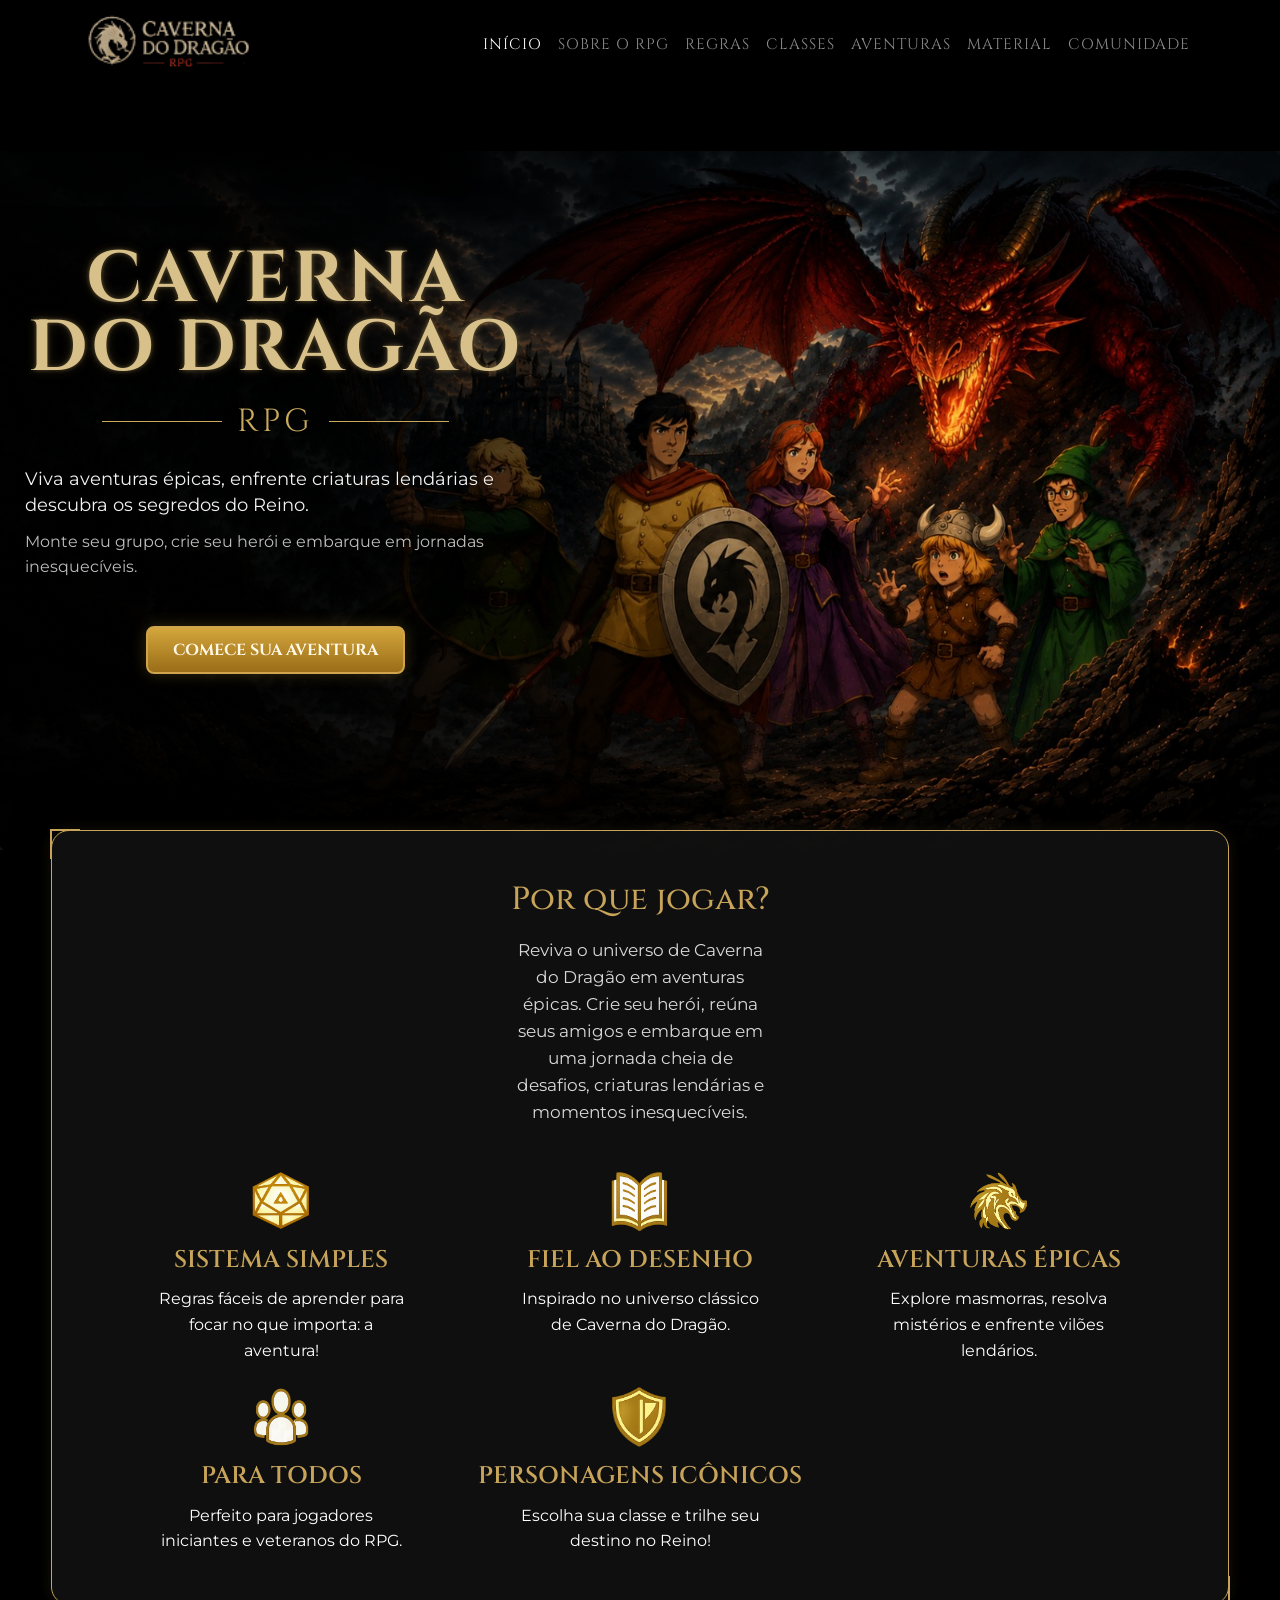
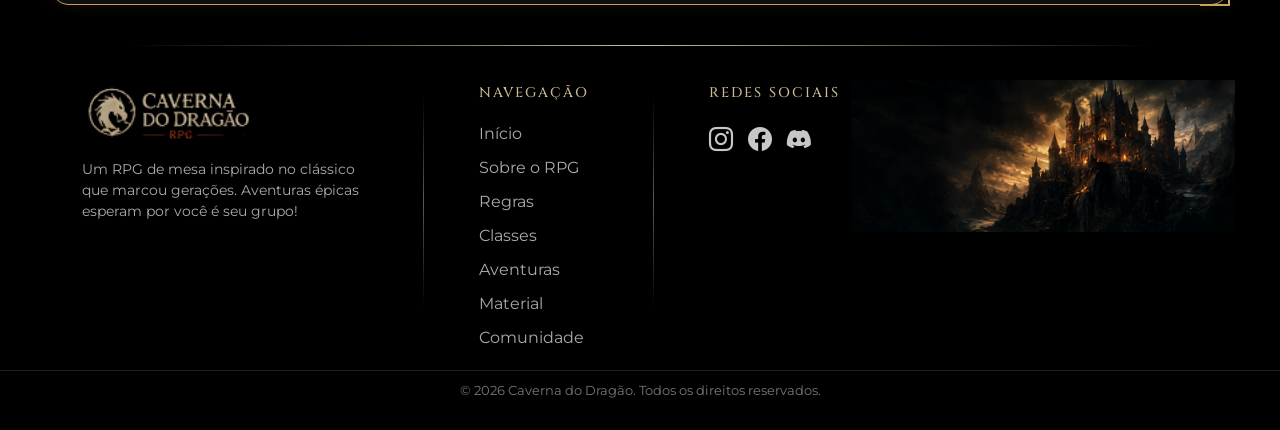
<file: index.html>
<!DOCTYPE html>
<html lang="pt-BR">
<head>
    <meta charset="UTF-8">
    <meta name="viewport" content="width=device-width, initial-scale=1.0">

    <link href="https://cdn.jsdelivr.net/npm/bootstrap@5.3.8/dist/css/bootstrap.min.css" rel="stylesheet">
    <link href="https://fonts.googleapis.com/css2?family=Cinzel:wght@400;600;700&display=swap" rel="stylesheet">
    <link href="https://fonts.googleapis.com/css2?family=Montserrat:wght@300;400;500;600&display=swap" rel="stylesheet">

    <link rel="stylesheet" href="https://cdn.jsdelivr.net/npm/bootstrap-icons@1.11.3/font/bootstrap-icons.min.css">

    <link rel="stylesheet" href="style.css">

    <title>Caverna Do Dragão</title>
</head>
<body>
    <!-- Cabeçalho com logo ja colocada e cod q colapsa para cllr -->
    <nav class="navbar navbar-expand-lg navbar-dark" id="cabecalho" style="background-color: black;">
        <div class="container">
            <a class="navbar-brand" href="index.html">
                <img src="/src/img/logo_caverna_dragao_transparente.png" alt="logo Caverna do Dragão" id="logo-site" style="width: 180px;"> 
            </a>

            <button class="navbar-toggler" type="button" data-bs-toggle="collapse"data-bs-target="#menu">
                <span class="navbar-toggler-icon"></span>
            </button>

            <div class="collapse navbar-collapse" id="menu">
                <ul class="navbar-nav ms-auto">
                    <li class="nav-item"><a class="nav-link active" href="index.html">INÍCIO</a></li>
                    <li class="nav-item"><a class="nav-link" href="historia.html">SOBRE O RPG</a></li>
                    <li class="nav-item"><a class="nav-link" href="regras.html">REGRAS</a></li>
                    <li class="nav-item"><a class="nav-link" href="classes.html">CLASSES</a></li>
                    <li class="nav-item"><a class="nav-link" href="aventuras.html">AVENTURAS</a></li>
                    <li class="nav-item"><a class="nav-link" href="material.html">MATERIAL</a></li>
                    <li class="nav-item"><a class="nav-link" href="comunidade.html">COMUNIDADE</a></li>
                </ul>
            </div>
        </div>
    </nav>

    <section id="hero">
        <div class="container hero-conteudo">
            <h1 class="frase-central">
                CAVERNA <br>
                DO DRAGÃO
            </h1>

            <div class="subtitulo-rpg">
                <span></span>
                RPG
                <span></span>
            </div>

            <p class="frase-rpg">
                Viva aventuras épicas, enfrente criaturas lendárias e descubra os segredos do Reino.
            </p>

            <p class="frase-secundaria">
                Monte seu grupo, crie seu herói e embarque em jornadas inesquecíveis.
            </p>

            <a href="historia.html" class="btn btn-warning btn-lg mt-3">
                COMECE SUA AVENTURA
            </a>
        </div>
    </section>

    <section class="painel-rpg">
        <div class="container">

            <div class="introducao">
                <h2>Por que jogar?</h2>

                <p>
                    Reviva o universo de Caverna do Dragão em aventuras épicas.
                    Crie seu herói, reúna seus amigos e embarque em uma jornada
                    cheia de desafios, criaturas lendárias e momentos inesquecíveis.
                </p>
            </div>

            <div class="row g-4 text-center">
                <div class="col-12 col-md-6 col-lg-4">
                    <img src="/src/img/icone-dado.png" alt="icone-dado">
                    <h4 class="bloco-title">SISTEMA SIMPLES</h4>
                    <p class="bloco-text">Regras fáceis de aprender para focar no que importa: a aventura!</p>
                </div>

                <div class="col-12 col-md-6 col-lg-4">
                    <img src="/src/img/icone-livro.png" alt="icone-livro">
                    <h4 class="bloco-title">FIEL AO DESENHO</h4>
                    <p class="bloco-text">Inspirado no universo clássico de Caverna do Dragão.</p>
                </div>

                <div class="col-12 col-md-6 col-lg-4">
                    <img src="/src/img/icone-dragao.png" alt="icone-dragao">
                    <h4 class="bloco-title">AVENTURAS ÉPICAS</h4>
                    <p class="bloco-text">Explore masmorras, resolva mistérios e enfrente vilões lendários.</p>
                </div>

                <div class="col-12 col-md-6 col-lg-4">
                    <img src="/src/img/img-teste.jpeg" alt="icone-pessoas">
                    <h4 class="bloco-title">PARA TODOS</h4>
                    <p class="bloco-text">Perfeito para jogadores iniciantes e veteranos do RPG.</p>
                </div>

                <div class="col-12 col-md-6 col-lg-4">
                    <img src="/src/img/icone-escudo.png" alt="icone-escudo">
                    <h4 class="bloco-title">PERSONAGENS ICÔNICOS</h4>
                    <p class="bloco-text">Escolha sua classe e trilhe seu destino no Reino!</p>
                </div>
            </div>

        </div>
    </section>

    <footer id="footer">
        <div class="container footer-container">
    
            <div class="footer-col">
                <img src="/src/img/logo_caverna_dragao_transparente.png" alt="Logo" class="footer-logo">
                <p>Um RPG de mesa inspirado no clássico<br> que marcou gerações. Aventuras épicas <br> esperam por você é seu grupo!</p>
            </div>
    
            <div class="footer-col">
                <h4>NAVEGAÇÃO</h4>
                <a href="index.html">Início</a>
                <a href="historia.html">Sobre o RPG</a>
                <a href="regras.html">Regras</a>
                <a href="classes.html">Classes</a>
                <a href="aventuras.html">Aventuras</a>
                <a href="material.html">Material</a>
                <a href="comunidade.html">Comunidade</a>
            </div>
    
            <div class="footer-col">
                <h4>REDES SOCIAIS</h4>
                <div class="redes">
                    <a href="#"><i class="bi bi-instagram"></i></a>
                    <a href="#"><i class="bi bi-facebook"></i></a>
                    <a href="#"><i class="bi bi-discord"></i></a>
                </div>
            </div>
    
        </div>
    
        <div class="footer-bottom">
            © <span id="ano"></span> Caverna do Dragão. Todos os direitos reservados.
        </div>
    </footer>



    <script src="https://cdn.jsdelivr.net/npm/bootstrap@5.3.8/dist/js/bootstrap.bundle.min.js"></script>
    <script src="dragao.js"></script>

</body>
</html>
</file>
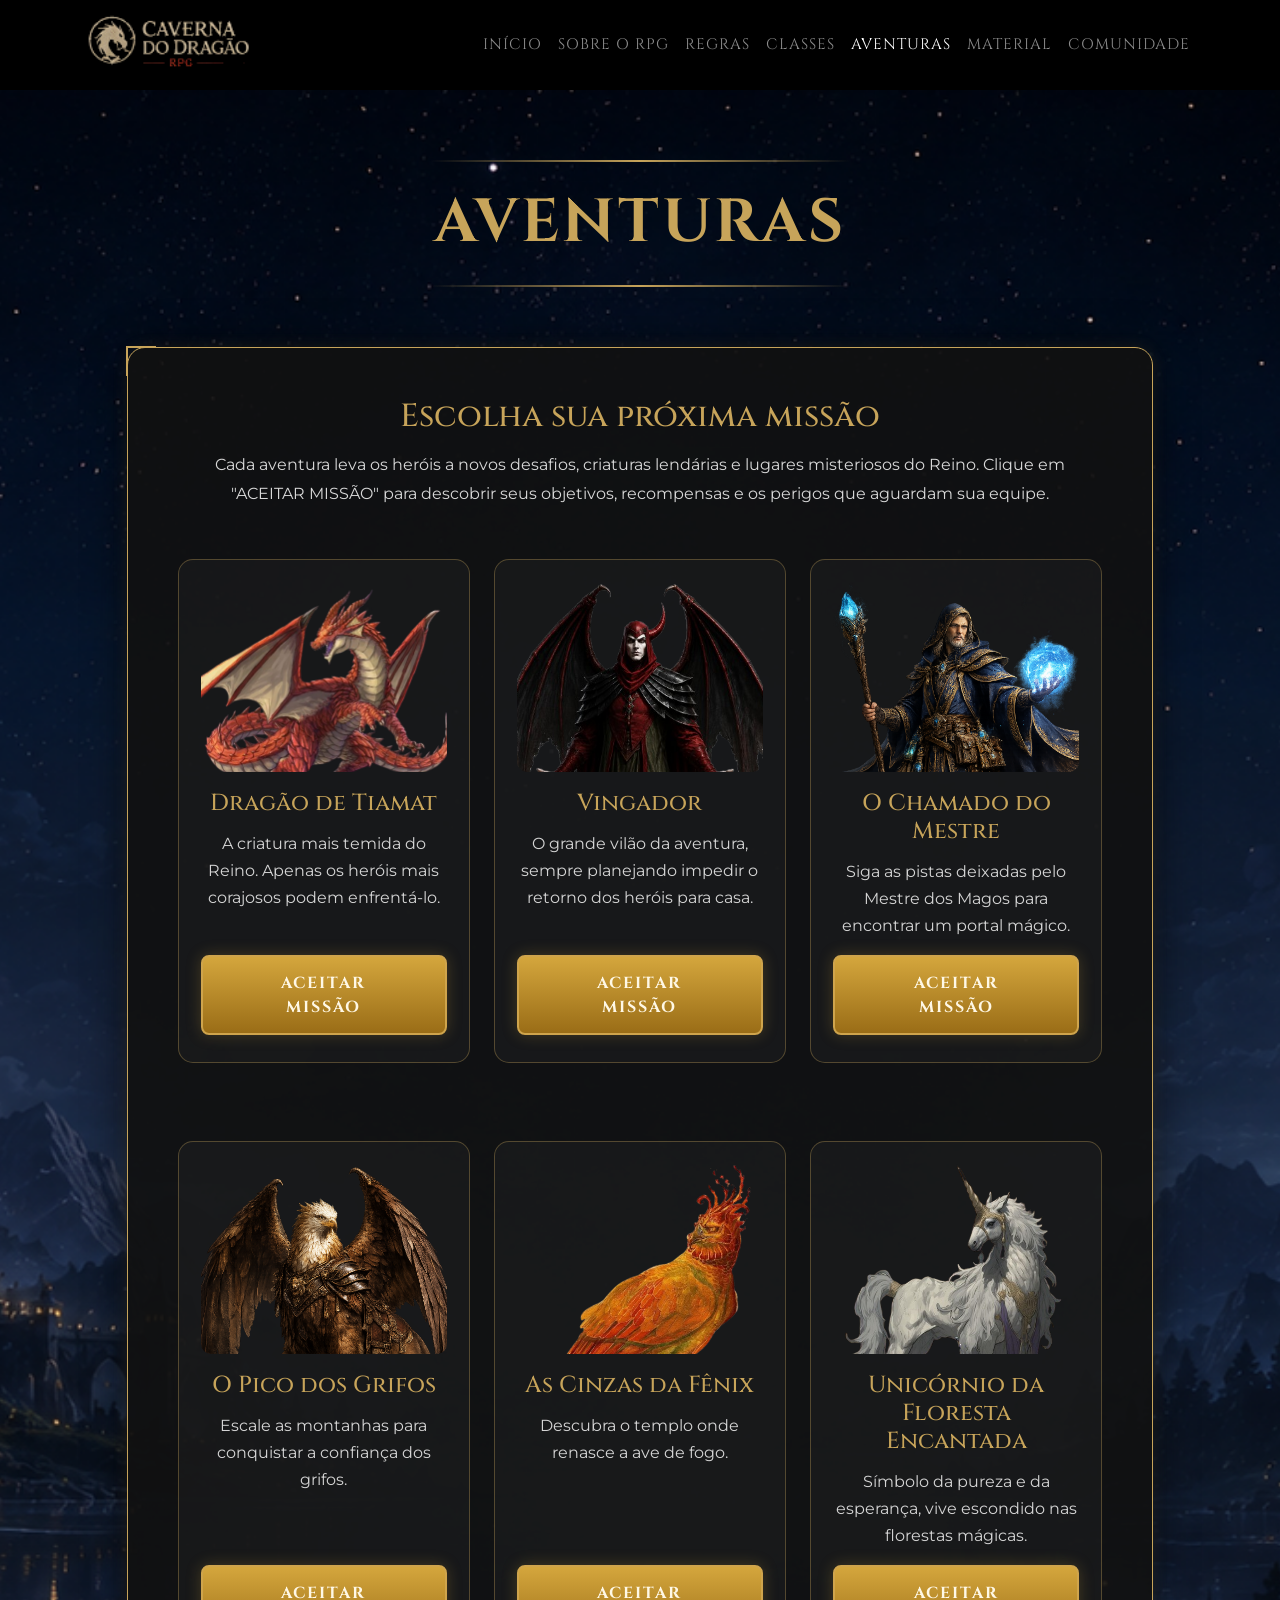
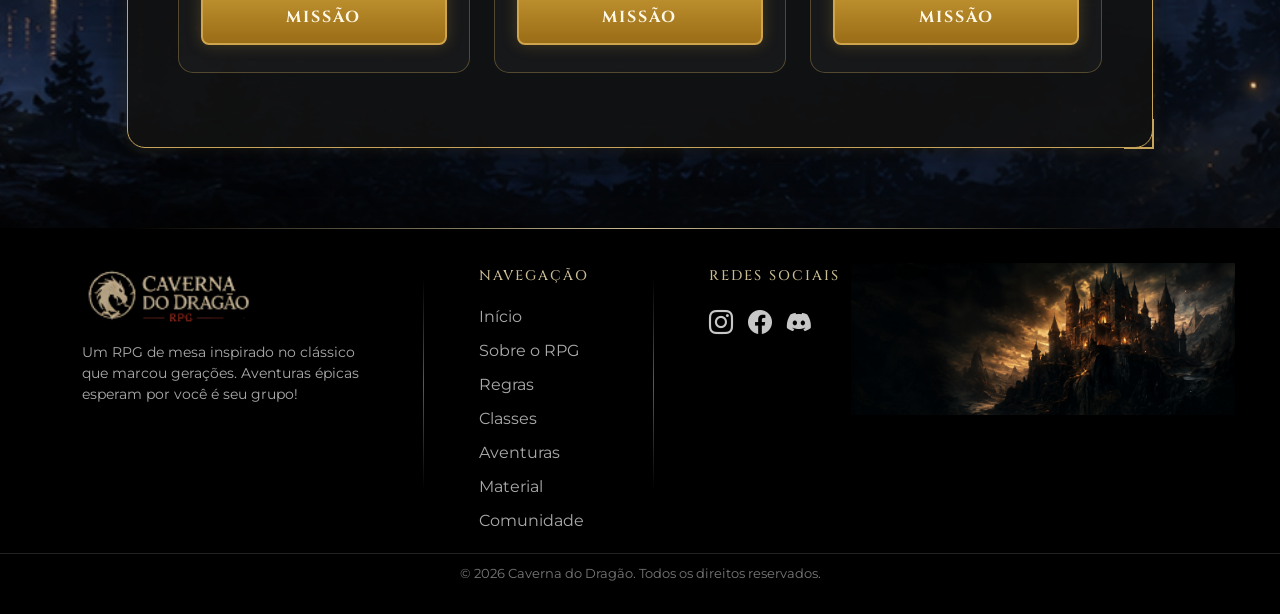
<file: aventuras.html>
<!DOCTYPE html>
<html lang="en">
<head>
    <meta charset="UTF-8">
    <meta name="viewport" content="width=device-width, initial-scale=1.0">

    <link href="https://cdn.jsdelivr.net/npm/bootstrap@5.3.8/dist/css/bootstrap.min.css" rel="stylesheet">
    <link href="https://fonts.googleapis.com/css2?family=Cinzel:wght@400;600;700&display=swap" rel="stylesheet">
    <link href="https://fonts.googleapis.com/css2?family=Montserrat:wght@300;400;500;600&display=swap" rel="stylesheet">

    <link rel="stylesheet" href="https://cdn.jsdelivr.net/npm/bootstrap-icons@1.11.3/font/bootstrap-icons.min.css">

    <link rel="stylesheet" href="aventuras.css">

    <title>Classes RPG</title>
</head>
<body>
    <nav class="navbar navbar-expand-lg navbar-dark" id="cabecalho" style="background-color: black;">
        <div class="container">
            <a class="navbar-brand" href="index.html">
                <img src="/src/img/logo_caverna_dragao_transparente.png" alt="logo Caverna do Dragão" id="logo-site"> 
            </a>

            <button class="navbar-toggler" type="button" data-bs-toggle="collapse"data-bs-target="#menu">
                <span class="navbar-toggler-icon"></span>
            </button>

            <div class="collapse navbar-collapse" id="menu">
                <ul class="navbar-nav ms-auto">
                    <li class="nav-item"><a class="nav-link" href="index.html">INÍCIO</a></li>
                    <li class="nav-item"><a class="nav-link" href="historia.html">SOBRE O RPG</a></li>
                    <li class="nav-item"><a class="nav-link" href="regras.html">REGRAS</a></li>
                    <li class="nav-item"><a class="nav-link" href="classes.html">CLASSES</a></li>
                    <li class="nav-item"><a class="nav-link active" href="aventuras.html">AVENTURAS</a></li>
                    <li class="nav-item"><a class="nav-link" href="material.html">MATERIAL</a></li>
                    <li class="nav-item"><a class="nav-link" href="comunidade.html">COMUNIDADE</a></li>
                </ul>
            </div>
        </div>
    </nav>

    <section class="aventuras">
        <section class="titulo-aventuras">
            <div class="container">
                <h1>AVENTURAS</h1>
            </div>
        </section>

        <div class="container">
            <div class="painel-aventuras">
                <div class="introducao">
                    <h2>Escolha sua próxima missão</h2>

                    <p>Cada aventura leva os heróis a novos desafios, criaturas lendárias e lugares misteriosos do Reino. Clique em "ACEITAR MISSÃO" para descobrir seus objetivos, recompensas e os perigos que aguardam sua equipe.</p>
                </div>

                <div class="row g-4">
                    <!--card 1-->
                    <div class="col-lg-4 col-md-6 mb-4">
                        <div class="card-aventura">
                            <img src="/src/img/aventura1.png" alt="dragao-aventura">

                            <h3>Dragão de Tiamat</h3>

                            <p>A criatura mais temida do Reino. Apenas os heróis mais corajosos podem enfrentá-lo.</p>

                            <button class="btn btn-rpg" data-bs-toggle="modal" data-bs-target="#aventura1">ACEITAR MISSÃO</button>
                        </div>
                    </div>

                        <!--card 2-->
                    <div class="col-lg-4 col-md-6 mb-4">
                        <div class="card-aventura">
                            <img src="/src/img/aventura2.png" alt="vingador-aventura">

                            <h3>Vingador</h3>

                            <p>O grande vilão da aventura, sempre planejando impedir o retorno dos heróis para casa.</p>

                            <button class="btn btn-rpg" data-bs-toggle="modal" data-bs-target="#aventura2">ACEITAR MISSÃO</button>
                        </div>
                    </div>

                        <!--card 3-->
                    <div class="col-lg-4 col-md-6 mb-4">
                        <div class="card-aventura">
                            <img src="/src/img/aventura3.png" alt="mestre-aventura">

                            <h3>O Chamado do Mestre</h3>

                            <p>Siga as pistas deixadas pelo Mestre dos Magos para encontrar um portal mágico.</p>

                            <button class="btn btn-rpg" data-bs-toggle="modal" data-bs-target="#aventura3">ACEITAR MISSÃO</button>
                        </div>
                    </div>

                        <!--card 4-->
                    <div class="col-lg-4 col-md-6 mb-4">
                        <div class="card-aventura">
                            <img src="/src/img/aventura4.png" alt="grifos-aventura">

                            <h3>O Pico dos Grifos</h3>

                            <p>Escale as montanhas para conquistar a confiança dos grifos.</p>

                            <button class="btn btn-rpg" data-bs-toggle="modal" data-bs-target="#aventura4">ACEITAR MISSÃO</button>
                        </div>
                    </div>

                        <!--card 5-->
                    <div class="col-lg-4 col-md-6 mb-4">
                        <div class="card-aventura">
                            <img src="/src/img/aventura5.png" alt="fenix-aventura">

                            <h3>As Cinzas da Fênix</h3>

                            <p>Descubra o templo onde renasce a ave de fogo.</p>

                            <button class="btn btn-rpg" data-bs-toggle="modal" data-bs-target="#aventura5">ACEITAR MISSÃO</button>
                        </div>
                    </div>

                        <!--card 6-->
                    <div class="col-lg-4 col-md-6 mb-4">
                        <div class="card-aventura">
                            <img src="/src/img/aventura6.png" alt="unicornio-aventura">

                            <h3>Unicórnio da Floresta Encantada</h3>

                            <p>Símbolo da pureza e da esperança, vive escondido nas florestas mágicas.</p>

                            <button class="btn btn-rpg" data-bs-toggle="modal" data-bs-target="#aventura6">ACEITAR MISSÃO</button>
                        </div>
                    </div>
                </div>
            </div>
        </div>
    </section>

    <!--"pop-up" 1-->
    <div class="modal fade" id="aventura1" tabindex="-1">
        <div class="modal-dialog modal-dialog-centered">
            <div class="modal-content">

                <div class="modal-header">
                    <h5 class="modal-title">Dragão de Tiamat</h5>

                    <button type="button" class="btn-close" data-bs-dismiss="modal"></button>
                </div>

                <div class="modal-body">
                    <p><strong>Objetivo:</strong> Encontrar o covil do Dragão e impedir que ele destrua o Reino.</p>
                    <p><strong>Dificuldade:</strong> ★★★★★</p>
                    <p><strong>Recompensa:</strong> Espada Flamejante e 500 moedas de ouro.</p>
                    <p><strong>Inimigos:</strong> Dragão Vermelho, Goblins e Cavaleiros das Sombras.</p>
                    <p><strong>Local:</strong> Montanhas de Tiamat.</p>
                    <p><strong>História:</strong> Dizem que o Dragão desperta a cada cem anos para espalhar o caos. Apenas um grupo de verdadeiros heróis pode enfrentá-lo.</p>
                </div>
            </div>
        </div>
    </div>

    <!--"pop-up" 2-->
    <div class="modal fade" id="aventura2" tabindex="-1">
        <div class="modal-dialog modal-dialog-centered">
            <div class="modal-content">

                <div class="modal-header">
                    <h5 class="modal-title">Vingador</h5>

                    <button type="button" class="btn-close" data-bs-dismiss="modal"></button>
                </div>

                <div class="modal-body">
                    <p><strong>Objetivo:</strong> Invadir a fortaleza do Vingador e recuperar o Cristal do Portal.</p>
                    <p><strong>Dificuldade:</strong> ★★★★☆</p>
                    <p><strong>Recompensa:</strong> Armadura das Sombras e 350 moedas de ouro.</p>
                    <p><strong>Inimigos:</strong> Vingador, Orcs e Magos Negros.</p>
                    <p><strong>Local:</strong> Castelo das Trevas.</p>
                    <p><strong>História:</strong> O Vingador planeja impedir que os heróis encontrem o caminho de volta para casa. Seu castelo guarda inúmeros perigos.</p>
                </div>
            </div>
        </div>
    </div>

    <!--"pop-up" 3-->
    <div class="modal fade" id="aventura3" tabindex="-1">
        <div class="modal-dialog modal-dialog-centered">
            <div class="modal-content">

                <div class="modal-header">
                    <h5 class="modal-title">O Chamado do Mestre</h5>

                    <button type="button" class="btn-close" data-bs-dismiss="modal"></button>
                </div>

                <div class="modal-body">
                    <p><strong>Objetivo:</strong> Seguir as pistas deixadas pelo Mestre dos Magos até o Portal Esquecido.</p>
                    <p><strong>Dificuldade:</strong> ★★★☆☆</p>
                    <p><strong>Recompensa:</strong> Cajado Arcano e 250 moedas de ouro.</p>
                    <p><strong>Inimigos:</strong> Espíritos, Gárgulas e Armaduras Encantadas.</p>
                    <p><strong>Local:</strong> Ruínas Antigas.</p>
                    <p><strong>História:</strong> O Mestre dos Magos surge misteriosamente para orientar os heróis, mas cada pista esconde um novo desafio.</p>
                </div>
            </div>
        </div>
    </div>

    <!--"pop-up" 4-->
    <div class="modal fade" id="aventura4" tabindex="-1">
        <div class="modal-dialog modal-dialog-centered">
            <div class="modal-content">

                <div class="modal-header">
                    <h5 class="modal-title">O Pico dos Grifos</h5>

                    <button type="button" class="btn-close" data-bs-dismiss="modal"></button>
                </div>

                <div class="modal-body">
                    <p><strong>Objetivo:</strong> Conquistar a confiança dos Grifos e recuperar um artefato perdido.</p>
                    <p><strong>Dificuldade:</strong> ★★★☆☆</p>
                    <p><strong>Recompensa:</strong> Pena Sagrada dos Grifos e 220 moedas de ouro.</p>
                    <p><strong>Inimigos:</strong> Grifos Selvagens e Harpias.</p>
                    <p><strong>Local:</strong> Montanhas do Norte.</p>
                    <p><strong>História:</strong> Apenas aqueles que demonstrarem coragem e honra poderão voar ao lado dos lendários Grifos.</p>
                </div>
            </div>
        </div>
    </div>

    <!--"pop-up" 5-->
    <div class="modal fade" id="aventura5" tabindex="-1">
        <div class="modal-dialog modal-dialog-centered">
            <div class="modal-content">

                <div class="modal-header">
                    <h5 class="modal-title">As Cinzas da Fênix</h5>

                    <button type="button" class="btn-close" data-bs-dismiss="modal"></button>
                </div>

                <div class="modal-body">
                    <p><strong>Objetivo:</strong> Encontrar a Fênix antes que seu poder seja usado pelas forças do mal.</p>
                    <p><strong>Dificuldade:</strong> ★★★★☆</p>
                    <p><strong>Recompensa:</strong> Pluma da Fênix e 400 moedas de ouro.</p>
                    <p><strong>Inimigos:</strong> Salamandras de Fogo e Cultistas.</p>
                    <p><strong>Local:</strong> Templo do Sol.</p>
                    <p><strong>História:</strong> A lendária Fênix renasce das cinzas apenas uma vez por século. Seu poder pode salvar ou destruir o Reino.</p>
                </div>
            </div>
        </div>
    </div>

    <!--"pop-up" 6-->
    <div class="modal fade" id="aventura6" tabindex="-1">
        <div class="modal-dialog modal-dialog-centered">
            <div class="modal-content">

                <div class="modal-header">
                    <h5 class="modal-title">Unicórnio da Floresta Encantada</h5>

                    <button type="button" class="btn-close" data-bs-dismiss="modal"></button>
                </div>

                <div class="modal-body">
                    <p><strong>Objetivo:</strong> Proteger o Unicórnio e impedir que caçadores capturem a criatura sagrada.</p>
                    <p><strong>Dificuldade:</strong> ★★☆☆☆</p>
                    <p><strong>Recompensa:</strong> Amuleto da Natureza e 180 moedas de ouro.</p>
                    <p><strong>Inimigos:</strong> Caçadores, Lobos Gigantes e Bruxas.</p>
                    <p><strong>Local:</strong> Floresta Encantada.</p>
                    <p><strong>História:</strong> O Unicórnio representa a esperança do Reino. Sua proteção garante o equilíbrio da magia em toda a floresta.</p>
                </div>
            </div>
        </div>
    </div>

    <footer id="footer">
        <div class="container footer-container">
    
            <div class="footer-col">
                <img src="/src/img/logo_caverna_dragao_transparente.png" alt="Logo" class="footer-logo">
                <p>Um RPG de mesa inspirado no clássico<br> que marcou gerações. Aventuras épicas <br> esperam por você é seu grupo!</p>
            </div>
    
            <div class="footer-col">
                <h4>NAVEGAÇÃO</h4>
                <a href="index.html">Início</a>
                <a href="historia.html">Sobre o RPG</a>
                <a href="regras.html">Regras</a>
                <a href="classes.html">Classes</a>
                <a href="aventuras.html">Aventuras</a>
                <a href="material.html">Material</a>
                <a href="comunidade.html">Comunidade</a>
            </div>
    
            <div class="footer-col">
                <h4>REDES SOCIAIS</h4>
                <div class="redes">
                    <a href="#"><i class="bi bi-instagram"></i></a>
                    <a href="#"><i class="bi bi-facebook"></i></a>
                    <a href="#"><i class="bi bi-discord"></i></a>
                </div>
            </div>
    
        </div>
    
        <div class="footer-bottom">
            © 2026 Caverna do Dragão. Todos os direitos reservados.
        </div>
    </footer>

    <script src="https://cdn.jsdelivr.net/npm/bootstrap@5.3.8/dist/js/bootstrap.bundle.min.js"></script>
    <script src="dragao.js"></script>
</body>
</html>
</file>
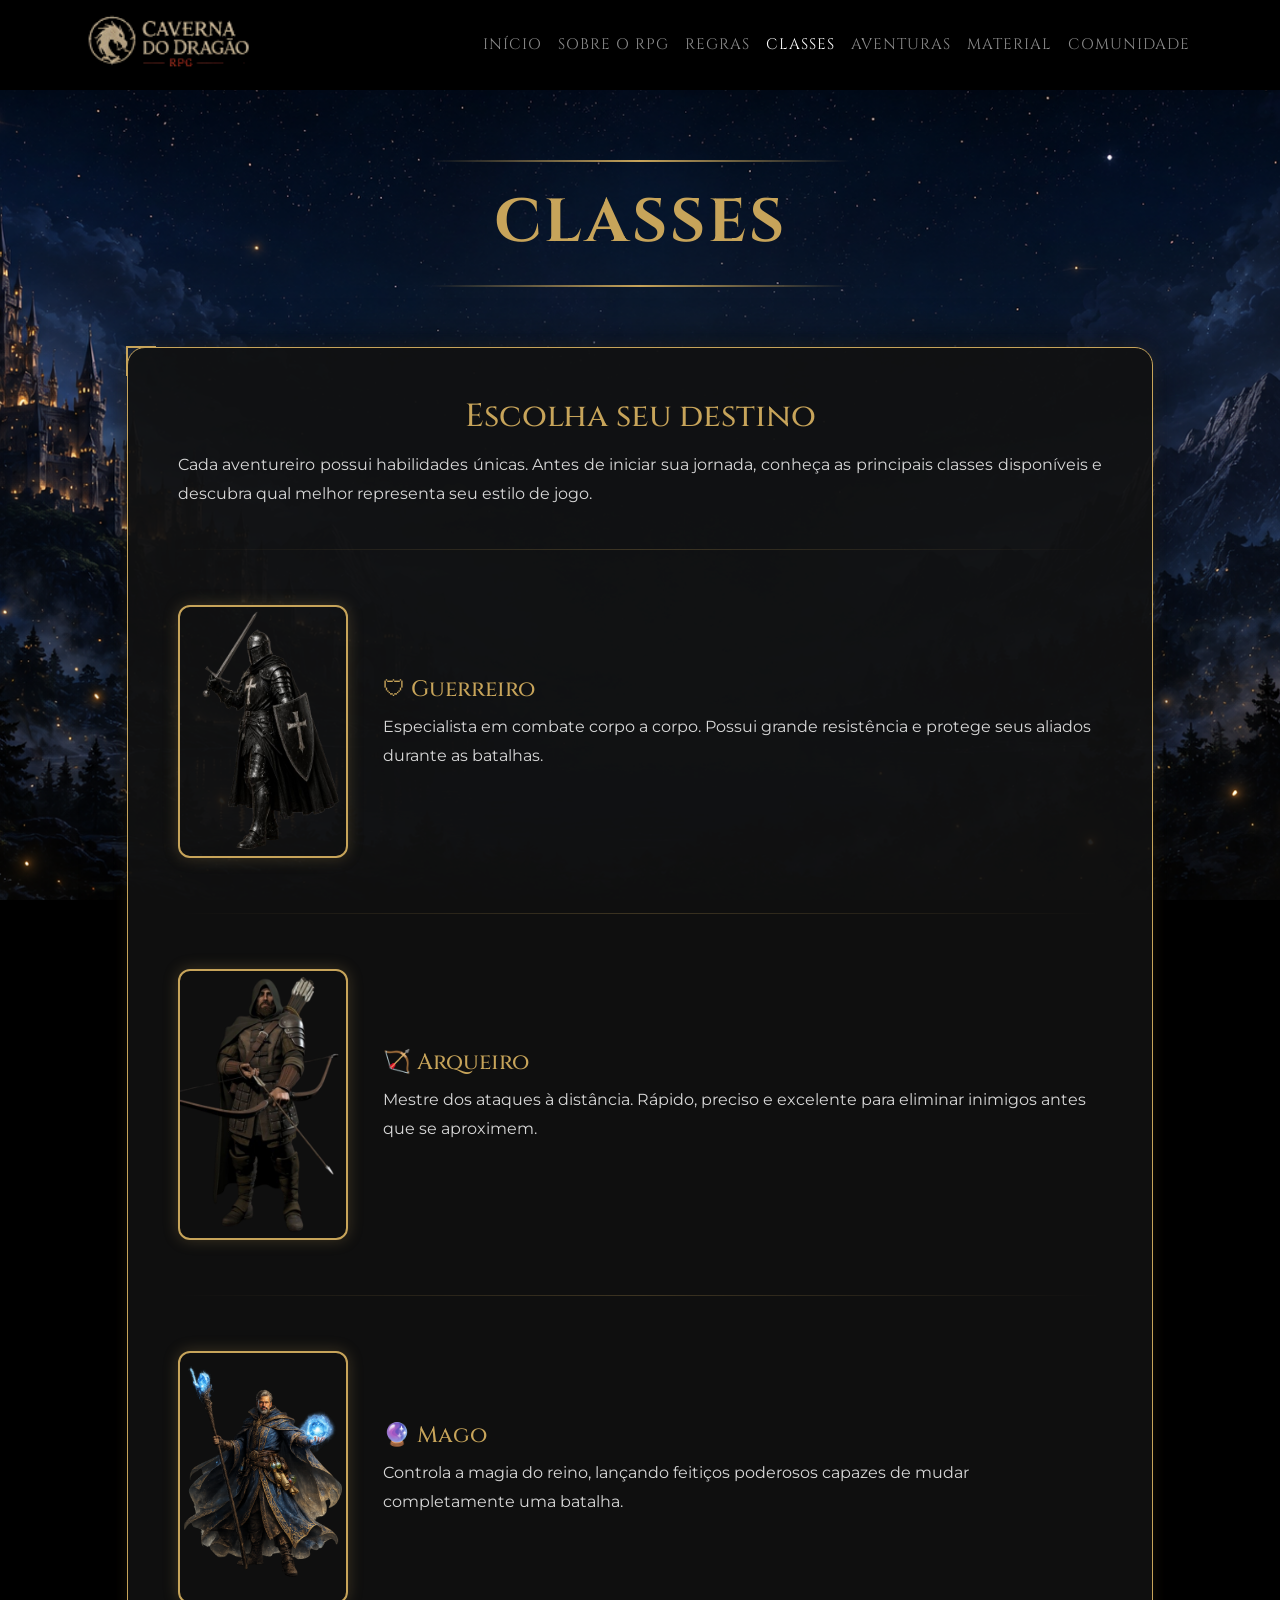
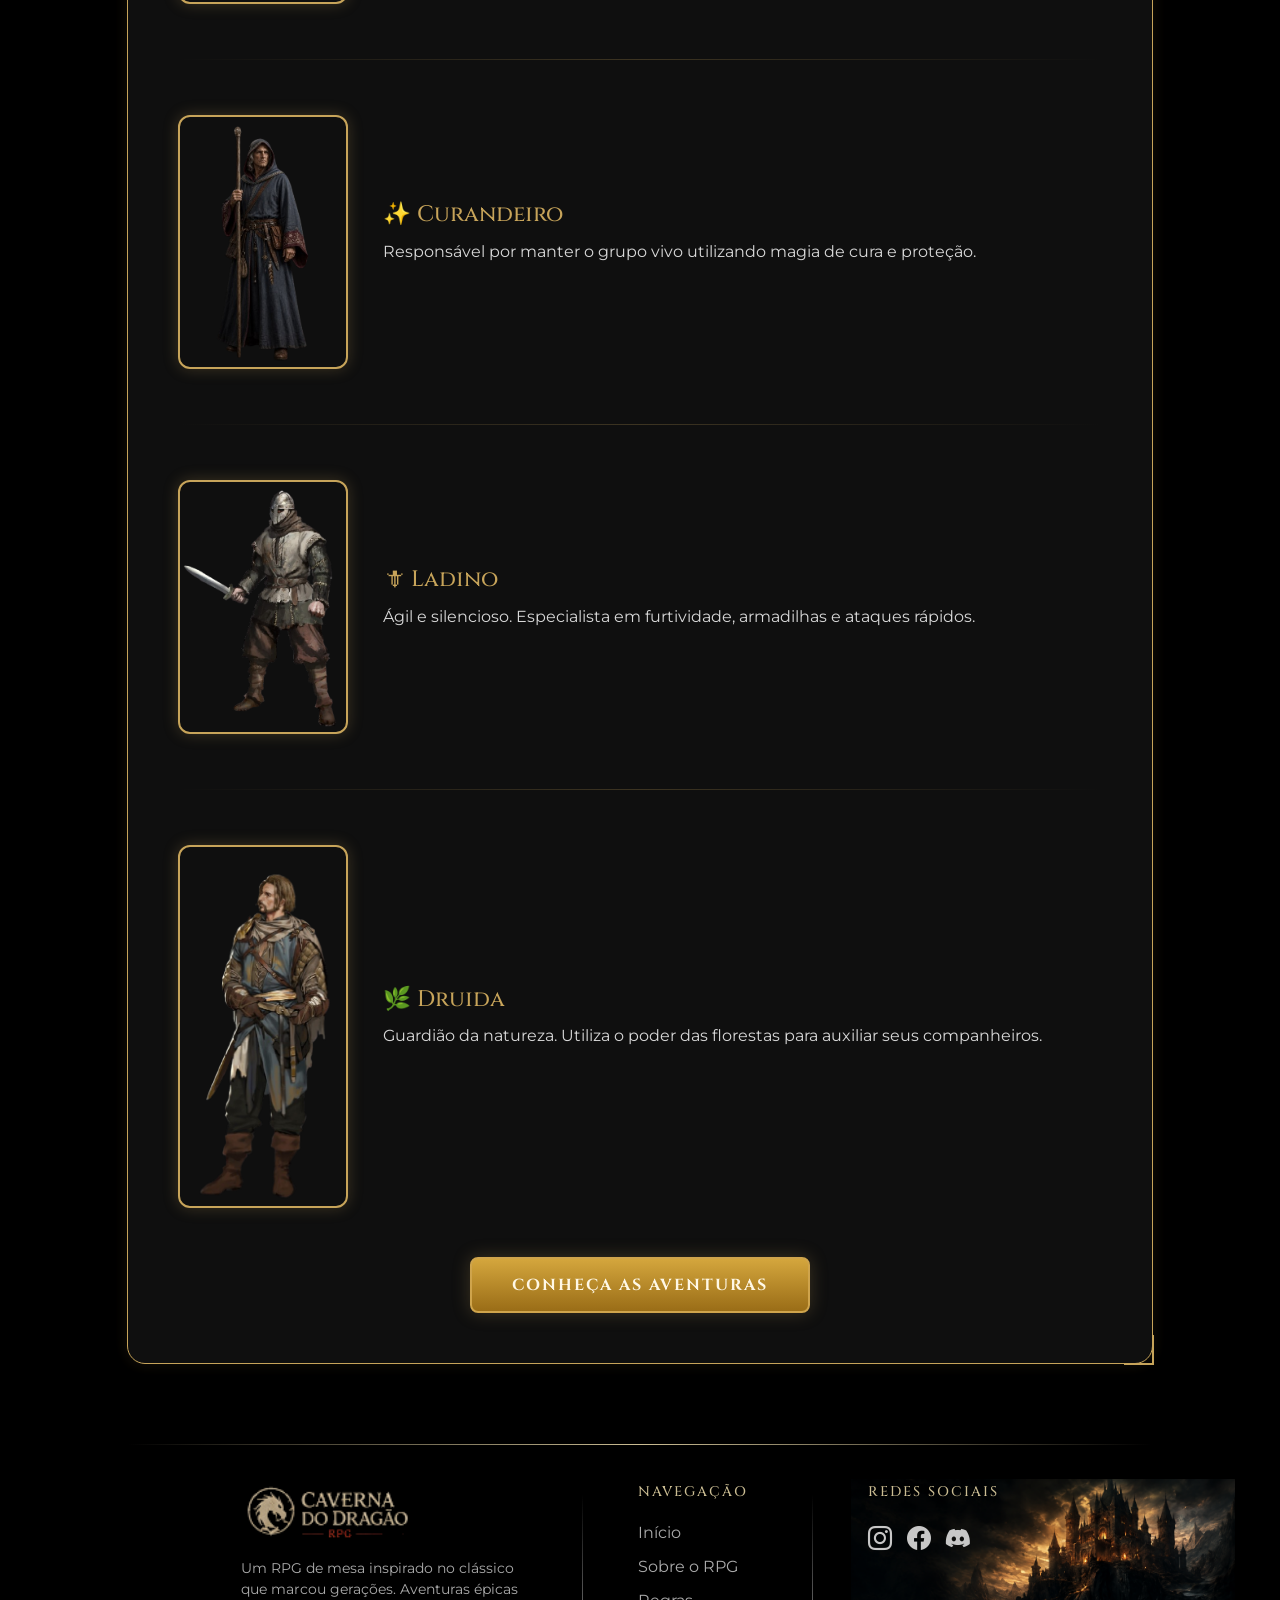
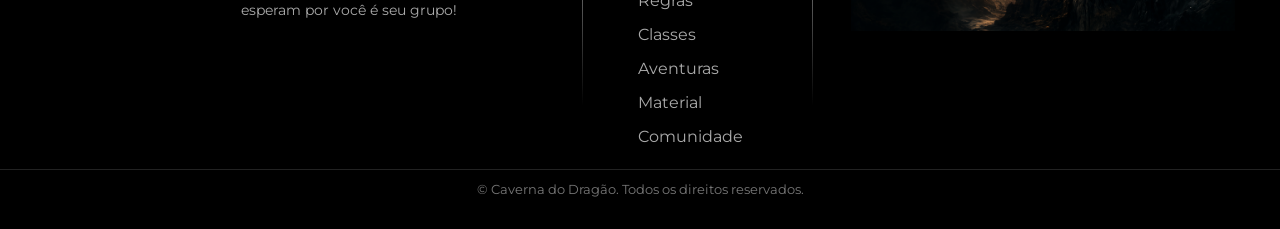
<file: classes.html>
<!DOCTYPE html>
<html lang="en">
<head>
    <meta charset="UTF-8">
    <meta name="viewport" content="width=device-width, initial-scale=1.0">

    <link href="https://cdn.jsdelivr.net/npm/bootstrap@5.3.8/dist/css/bootstrap.min.css" rel="stylesheet">
    <link href="https://fonts.googleapis.com/css2?family=Cinzel:wght@400;600;700&display=swap" rel="stylesheet">
    <link href="https://fonts.googleapis.com/css2?family=Montserrat:wght@300;400;500;600&display=swap" rel="stylesheet">

    <link rel="stylesheet" href="https://cdn.jsdelivr.net/npm/bootstrap-icons@1.11.3/font/bootstrap-icons.min.css">

    <link rel="stylesheet" href="classes.css">

    <title>Classes RPG</title>
</head>
<body>
    <nav class="navbar navbar-expand-lg navbar-dark" id="cabecalho" style="background-color: black;">
        <div class="container">
            <a class="navbar-brand" href="index.html">
                <img src="/src/img/logo_caverna_dragao_transparente.png" alt="logo Caverna do Dragão" id="logo-site" style="width: 180px;"> 
            </a>

            <button class="navbar-toggler" type="button" data-bs-toggle="collapse"data-bs-target="#menu">
                <span class="navbar-toggler-icon"></span>
            </button>

            <div class="collapse navbar-collapse" id="menu">
                <ul class="navbar-nav ms-auto">
                    <li class="nav-item"><a class="nav-link" href="index.html">INÍCIO</a></li>
                    <li class="nav-item"><a class="nav-link" href="historia.html">SOBRE O RPG</a></li>
                    <li class="nav-item"><a class="nav-link" href="regras.html">REGRAS</a></li>
                    <li class="nav-item"><a class="nav-link active" href="classes.html">CLASSES</a></li>
                    <li class="nav-item"><a class="nav-link" href="aventuras.html">AVENTURAS</a></li>
                    <li class="nav-item"><a class="nav-link" href="material.html">MATERIAL</a></li>
                    <li class="nav-item"><a class="nav-link" href="comunidade.html">COMUNIDADE</a></li>
                </ul>
            </div>
        </div>
    </nav>

    <section class="classes">

        <section class="titulo-classes">
            <div class="container">
                <h1>CLASSES</h1>
            </div>
        </section>
    
        <div class="container">
            <div class="painel-classes">
    
                <div class="introducao">
                    <h2>Escolha seu destino</h2>
    
                    <p>
                        Cada aventureiro possui habilidades únicas.
                        Antes de iniciar sua jornada, conheça as principais
                        classes disponíveis e descubra qual melhor representa
                        seu estilo de jogo.
                    </p>
                </div>
    
                <hr>
    
                <div class="classe">
                    <img src="/src/img/guerreiro.png" alt="Guerreiro">
    
                    <div>
                        <h3>🛡 Guerreiro</h3>
                        <p>
                            Especialista em combate corpo a corpo. Possui grande resistência
                            e protege seus aliados durante as batalhas.
                        </p>
                    </div>
                </div>
    
                <hr>
    
                <div class="classe">
                    <img src="/src/img/arqueiro.png" alt="Arqueiro">
    
                    <div>
                        <h3>🏹 Arqueiro</h3>
                        <p>
                            Mestre dos ataques à distância. Rápido, preciso e excelente
                            para eliminar inimigos antes que se aproximem.
                        </p>
                    </div>
                </div>
    
                <hr>
    
                <div class="classe">
                    <img src="/src/img/mago.png" alt="Mago">
    
                    <div>
                        <h3>🔮 Mago</h3>
                        <p>
                            Controla a magia do reino, lançando feitiços poderosos
                            capazes de mudar completamente uma batalha.
                        </p>
                    </div>
                </div>
    
                <hr>
    
                <div class="classe">
                    <img src="/src/img/curandeiro.png" alt="Curandeiro">
    
                    <div>
                        <h3>✨ Curandeiro</h3>
                        <p>
                            Responsável por manter o grupo vivo utilizando magia de
                            cura e proteção.
                        </p>
                    </div>
                </div>
    
                <hr>
    
                <div class="classe">
                    <img src="/src/img/ladino.png" alt="Ladino">
    
                    <div>
                        <h3>🗡 Ladino</h3>
                        <p>
                            Ágil e silencioso. Especialista em furtividade,
                            armadilhas e ataques rápidos.
                        </p>
                    </div>
                </div>
    
                <hr>
    
                <div class="classe">
                    <img src="/src/img/duidra.png" alt="Druida">
    
                    <div>
                        <h3>🌿 Druida</h3>
                        <p>
                            Guardião da natureza. Utiliza o poder das florestas
                            para auxiliar seus companheiros.
                        </p>
                    </div>
                </div>
    
                <div class="text-center">
                    <a href="aventuras.html" class="btn btn-classes mt-4">
                        CONHEÇA AS AVENTURAS
                    </a>
                </div>
    
            </div>
        </div>
    
    </section>

    <footer id="footer">
        <div class="container footer-container">
    
            <div class="footer-col">
                <img src="/src/img/logo_caverna_dragao_transparente.png" alt="Logo" class="footer-logo">
                <p>Um RPG de mesa inspirado no clássico<br> que marcou gerações. Aventuras épicas <br> esperam por você é seu grupo!</p>
            </div>
    
            <div class="footer-col">
                <h4>NAVEGAÇÃO</h4>
                <a href="index.html">Início</a>
                <a href="historia.html">Sobre o RPG</a>
                <a href="regras.html">Regras</a>
                <a href="classes.html">Classes</a>
                <a href="aventuras.html">Aventuras</a>
                <a href="material.html">Material</a>
                <a href="comunidade.html">Comunidade</a>
            </div>
    
            <div class="footer-col">
                <h4>REDES SOCIAIS</h4>
                <div class="redes">
                    <a href="#"><i class="bi bi-instagram"></i></a>
                    <a href="#"><i class="bi bi-facebook"></i></a>
                    <a href="#"><i class="bi bi-discord"></i></a>
                </div>
            </div>
    
        </div>
    
        <div class="footer-bottom">
            © <span id="ano"></span> Caverna do Dragão. Todos os direitos reservados.
        </div>
    </footer>

    <script src="https://cdn.jsdelivr.net/npm/bootstrap@5.3.8/dist/js/bootstrap.bundle.min.js"></script>
</body>
</html>
</file>
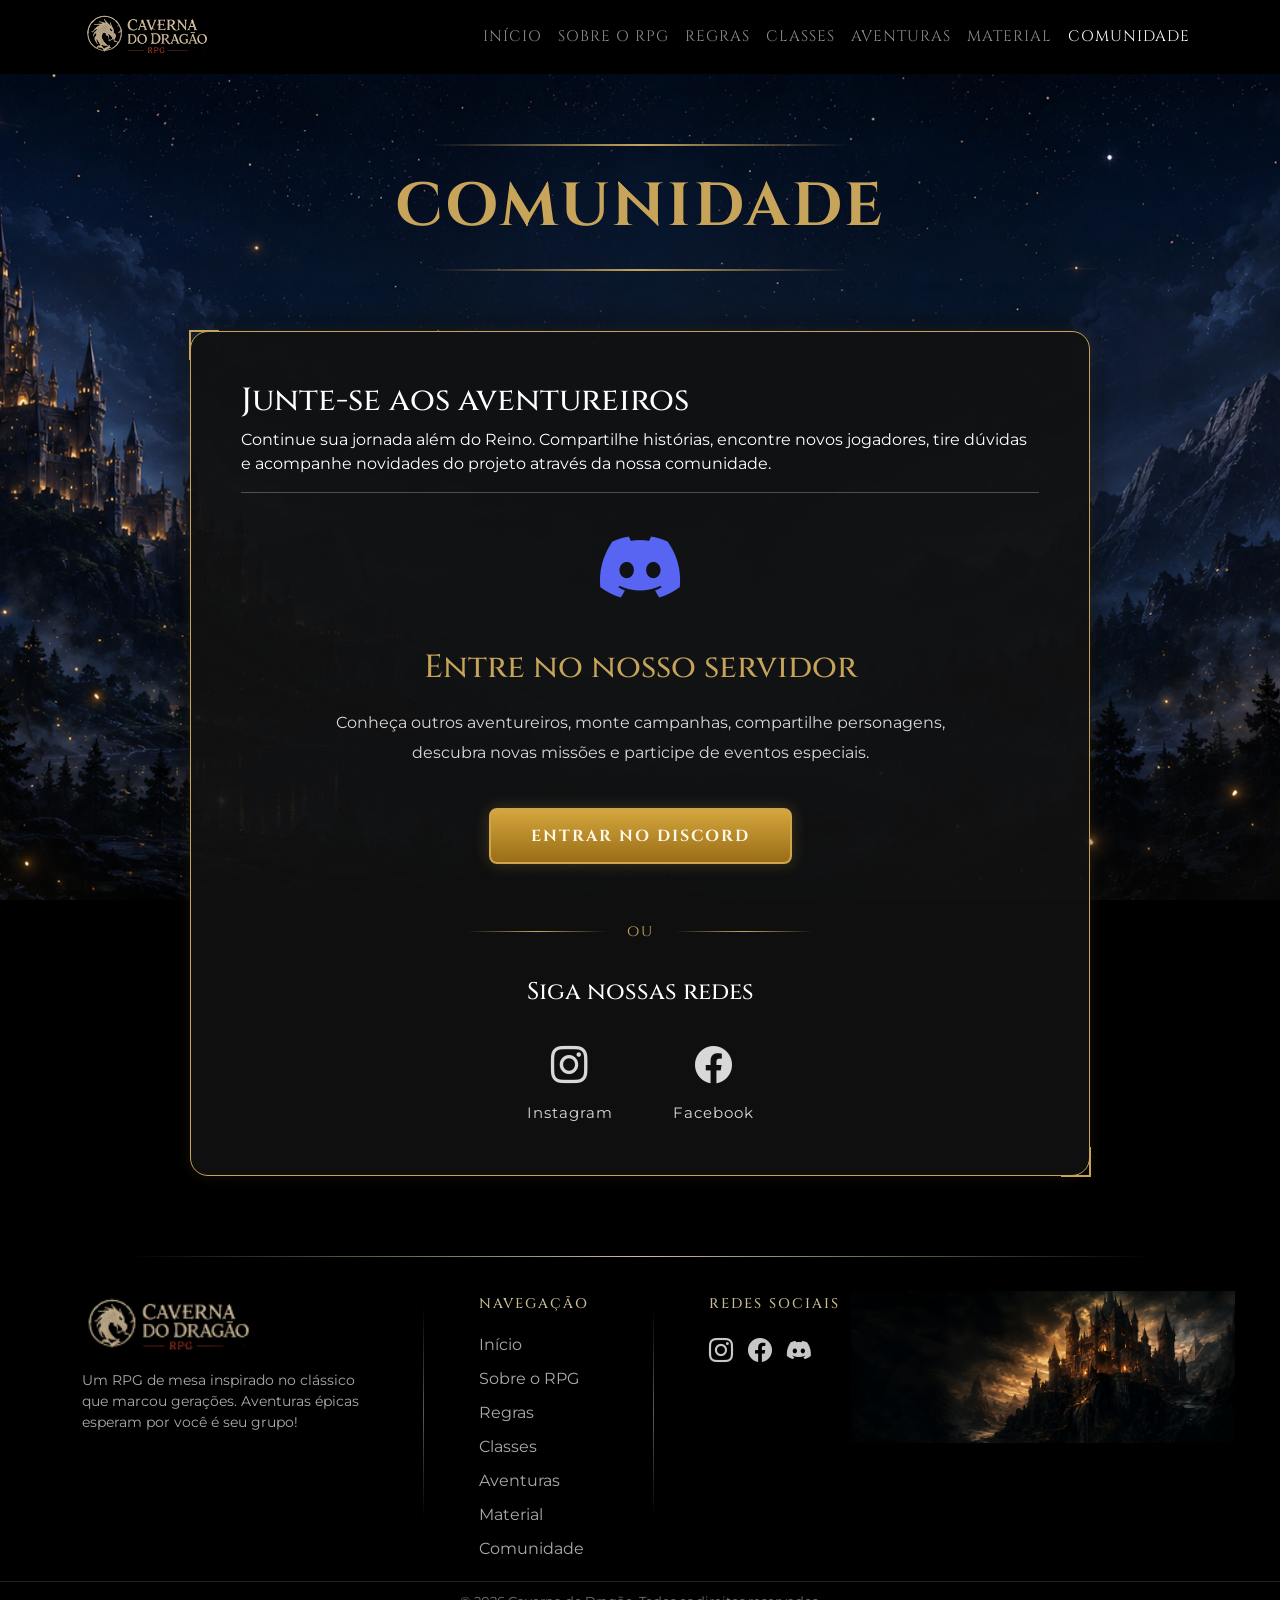
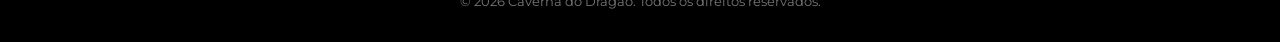
<file: comunidade.html>
<!DOCTYPE html>
<html lang="en">
<head>
    <meta charset="UTF-8">
    <meta name="viewport" content="width=device-width, initial-scale=1.0">

    <link href="https://cdn.jsdelivr.net/npm/bootstrap@5.3.8/dist/css/bootstrap.min.css" rel="stylesheet">
    <link href="https://fonts.googleapis.com/css2?family=Cinzel:wght@400;600;700&display=swap" rel="stylesheet">
    <link href="https://fonts.googleapis.com/css2?family=Montserrat:wght@300;400;500;600&display=swap" rel="stylesheet">

    <link rel="stylesheet" href="https://cdn.jsdelivr.net/npm/bootstrap-icons@1.11.3/font/bootstrap-icons.min.css">

    <link rel="stylesheet" href="comunidade.css">

    <title>Material RPG</title>
</head>
<body>
    <nav class="navbar navbar-expand-lg navbar-dark" id="cabecalho" style="background-color: black;">
        <div class="container">
            <a class="navbar-brand" href="index.html">
                <img src="/src/img/logo_caverna_dragao_transparente.png" alt="logo Caverna do Dragão" id="logo-site" style="width: 180;"> 
            </a>

            <button class="navbar-toggler" type="button" data-bs-toggle="collapse"data-bs-target="#menu">
                <span class="navbar-toggler-icon"></span>
            </button>

            <div class="collapse navbar-collapse" id="menu">
                <ul class="navbar-nav ms-auto">
                    <li class="nav-item"><a class="nav-link" href="index.html">INÍCIO</a></li>
                    <li class="nav-item"><a class="nav-link" href="historia.html">SOBRE O RPG</a></li>
                    <li class="nav-item"><a class="nav-link" href="regras.html">REGRAS</a></li>
                    <li class="nav-item"><a class="nav-link" href="classes.html">CLASSES</a></li>
                    <li class="nav-item"><a class="nav-link" href="aventuras.html">AVENTURAS</a></li>
                    <li class="nav-item"><a class="nav-link" href="material.html">MATERIAL</a></li>
                    <li class="nav-item"><a class="nav-link active" href="comunidade.html">COMUNIDADE</a></li>
                </ul>
            </div>
        </div>
    </nav>

    <section class="comunidade">

        <section class="titulo-comunidade">
            <div class="container">
                <h1>COMUNIDADE</h1>
            </div>
        </section>

        <div class="container">
            <div class="painel-comunidade">

                <div class="introducao">
                    <h2>Junte-se aos aventureiros</h2>

                    <p>
                        Continue sua jornada além do Reino. Compartilhe histórias,
                        encontre novos jogadores, tire dúvidas e acompanhe novidades
                        do projeto através da nossa comunidade.
                    </p>
                </div>

                <hr>

                <div class="comunidade-content">

                    <div class="icone-discord">
                        <i class="bi bi-discord"></i>
                    </div>

                    <h3>Entre no nosso servidor</h3>

                    <p>
                        Conheça outros aventureiros, monte campanhas,
                        compartilhe personagens, descubra novas missões
                        e participe de eventos especiais.
                    </p>

                    <a href="#" class="btn btn-rpg">
                        ENTRAR NO DISCORD
                    </a>

                    <div class="divisor">
                        <span>ou</span>
                    </div>

                    <h4>Siga nossas redes</h4>

                    <div class="redes-comunidade">
                        <a href="#">
                            <i class="bi bi-instagram"></i>
                            <span>Instagram</span>
                        </a>

                        <a href="#">
                            <i class="bi bi-facebook"></i>
                            <span>Facebook</span>
                        </a>
                    </div>

                </div>
            </div>
        </div>
    </section>

    <footer id="footer">
        <div class="container footer-container">
    
            <div class="footer-col">
                <img src="/src/img/logo_caverna_dragao_transparente.png" alt="Logo" class="footer-logo">
                <p>Um RPG de mesa inspirado no clássico<br> que marcou gerações. Aventuras épicas <br> esperam por você é seu grupo!</p>
            </div>
    
            <div class="footer-col">
                <h4>NAVEGAÇÃO</h4>
                <a href="index.html">Início</a>
                <a href="historia.html">Sobre o RPG</a>
                <a href="regras.html">Regras</a>
                <a href="classes.html">Classes</a>
                <a href="aventuras.html">Aventuras</a>
                <a href="material.html">Material</a>
                <a href="comunidade.html">Comunidade</a>
            </div>
    
            <div class="footer-col">
                <h4>REDES SOCIAIS</h4>
                <div class="redes">
                    <a href="#"><i class="bi bi-instagram"></i></a>
                    <a href="#"><i class="bi bi-facebook"></i></a>
                    <a href="#"><i class="bi bi-discord"></i></a>
                </div>
            </div>
    
        </div>
    
        <div class="footer-bottom">
            © <span id="ano"></span> Caverna do Dragão. Todos os direitos reservados.
        </div>
    </footer>

    <script src="https://cdn.jsdelivr.net/npm/bootstrap@5.3.8/dist/js/bootstrap.bundle.min.js"></script>
    <script src="dragao.js"></script>
</body>
</html>
</file>
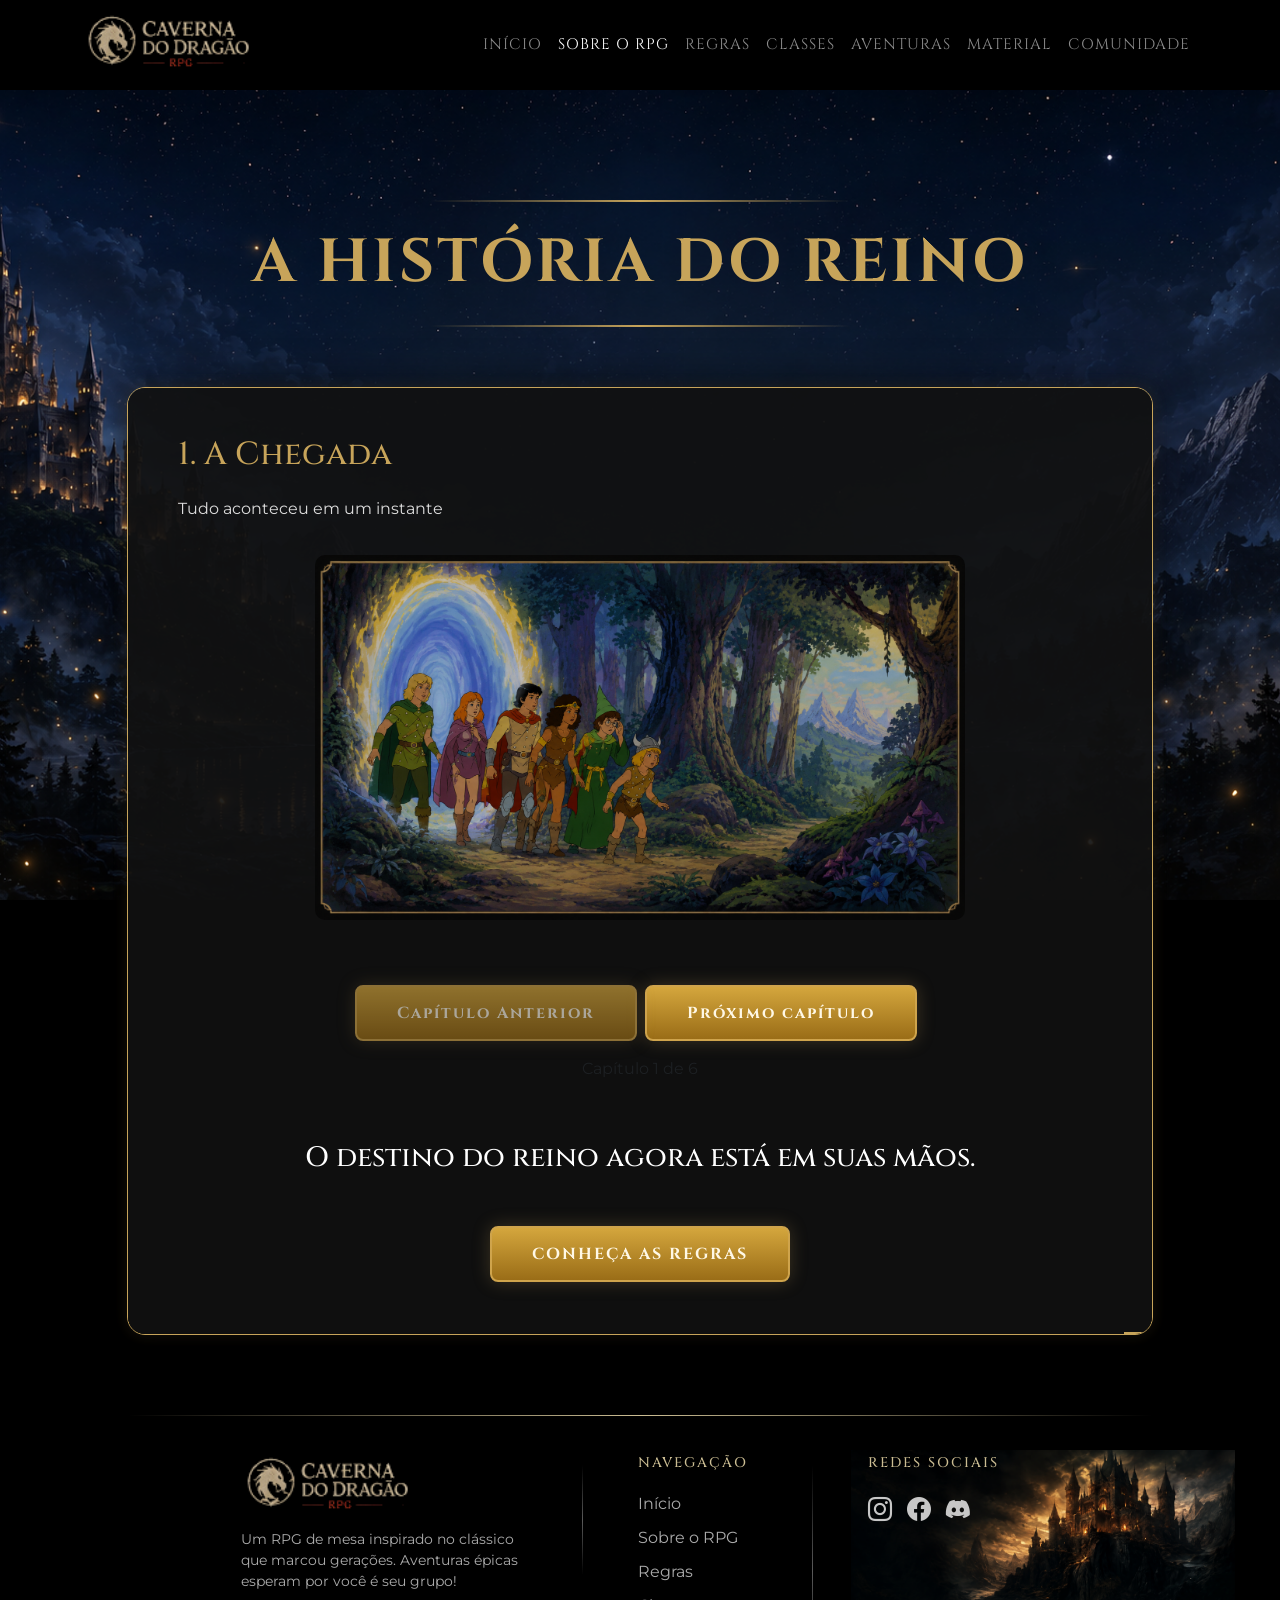
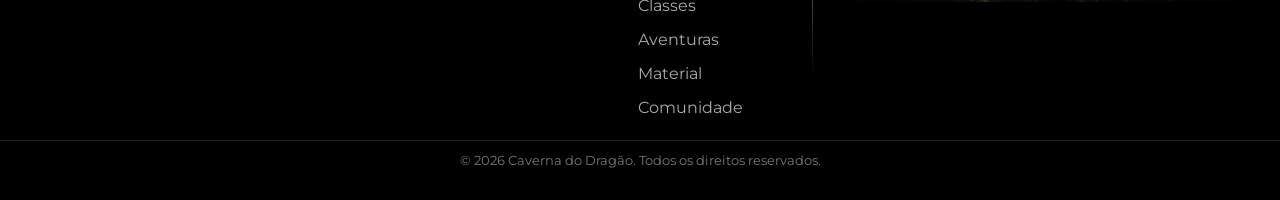
<file: historia.html>
<!DOCTYPE html>
<html lang="pt-BR">
<head>
    <meta charset="UTF-8">
    <meta name="viewport" content="width=device-width, initial-scale=1.0">

    <link href="https://cdn.jsdelivr.net/npm/bootstrap@5.3.8/dist/css/bootstrap.min.css" rel="stylesheet">
    <link href="https://fonts.googleapis.com/css2?family=Cinzel:wght@400;600;700&display=swap" rel="stylesheet">
    <link href="https://fonts.googleapis.com/css2?family=Montserrat:wght@300;400;500;600&display=swap" rel="stylesheet">

    <link rel="stylesheet" href="https://cdn.jsdelivr.net/npm/bootstrap-icons@1.11.3/font/bootstrap-icons.min.css">

    <link rel="stylesheet" href="historia.css">

    <title>Sobre o RPG</title>
</head>
<body>
    <nav class="navbar navbar-expand-lg navbar-dark" id="cabecalho" style="background-color: black;">
        <div class="container">
            <a class="navbar-brand" href="index.html">
                <img src="/src/img/logo_caverna_dragao_transparente.png" alt="logo Caverna do Dragão" id="logo-site" style="width: 180px;"> 
            </a>

            <button class="navbar-toggler" type="button" data-bs-toggle="collapse"data-bs-target="#menu">
                <span class="navbar-toggler-icon"></span>
            </button>

            <div class="collapse navbar-collapse" id="menu">
                <ul class="navbar-nav ms-auto">
                    <li class="nav-item"><a class="nav-link" href="index.html">INÍCIO</a></li>
                    <li class="nav-item"><a class="nav-link active" href="historia.html">SOBRE O RPG</a></li>
                    <li class="nav-item"><a class="nav-link" href="regras.html">REGRAS</a></li>
                    <li class="nav-item"><a class="nav-link" href="classes.html">CLASSES</a></li>
                    <li class="nav-item"><a class="nav-link" href="aventuras.html">AVENTURAS</a></li>
                    <li class="nav-item"><a class="nav-link" href="material.html">MATERIAL</a></li>
                    <li class="nav-item"><a class="nav-link" href="comunidade.html">COMUNIDADE</a></li>
                </ul>
            </div>
        </div>
    </nav>

     <!-- História -->
     <section class="historia">

        <section class="titulo-historia">
            <div class="container">
                <h1>A HISTÓRIA DO REINO</h1>
            </div>
        </section>

        <div class="container">
            <div class="painel-historia">

                <!-- Capítulo 1 -->
                <div class="capitulo">
                    <h2>1. A Chegada</h2>
                    <p>
                        Tudo aconteceu em um instante. <br>
                        Uma forte ventania surgiu sem aviso, o céu escureceu e um brilho misterioso envolveu um grupo de jovens. Antes que pudessem entender o que estava acontecendo, o chão desapareceu sob seus pés e um portal luminoso os puxou para um lugar desconhecido. <br>
                        Quando despertaram, estavam cercados por árvores gigantes, montanhas distantes e um silêncio diferente de tudo o que já haviam ouvido. O ar parecia carregado de magia, e cada passo revelava um mundo completamente novo. <br>
                        Sem saber como haviam chegado ali — ou como poderiam voltar para casa — os jovens decidiram seguir pela única trilha que encontraram. A aventura havia começado.
                    </p>
                    <img src="/src/img/a-chegada.png" alt="Portal">
                </div>

                <!-- Capítulo 2 -->
                <div class="capitulo">
                    <h2>2. O Reino Desconhecido</h2>
                    <p>
                        Após atravessarem a floresta, o caminho levou o grupo até o alto de uma colina. <br>
                        Diante deles surgiu um reino magnífico. Grandes muralhas protegiam antigas construções de pedra, torres alcançavam o céu e um enorme castelo dominava a paisagem ao longe. Rios brilhavam sob a luz do entardecer enquanto dragões cruzavam lentamente as nuvens, como se aquele cenário fosse parte de uma antiga lenda. <br>
                        Era um lugar belo, mas havia algo estranho no ar. As estradas estavam vazias, os portões permaneciam fechados e uma sensação de perigo parecia esconder-se além das montanhas. <br>
                        Aquele reino guardava muito mais segredos do que aparentava.
                    </p>
                    <img src="/src/img/reino-desconhecido.png" alt="Reino">
                </div>

                <!-- Capítulo 3 -->
                <div class="capitulo">
                    <h2>3. O Mestre dos Magos</h2>
                    <p>
                        Enquanto observavam o horizonte, uma voz calma rompeu o silêncio. <br>
                        Um pequeno senhor de longas vestes surgiu diante do grupo como se sempre estivesse ali. Seu sorriso transmitia confiança, mas seus olhos escondiam mistérios que nem mesmo o tempo parecia capaz de revelar. <br>
                        Ele apresentou aquelas terras como um antigo reino sustentado pela magia e pelo equilíbrio entre seus habitantes. Durante séculos, heróis protegeram aquele mundo de forças sombrias, mas esse equilíbrio estava desaparecendo. <br>
                        Antes que os jovens pudessem fazer todas as perguntas, o velho apenas apontou para o horizonte. <br>
                         As respostas que procuram não serão encontradas em minhas palavras... mas nas escolhas que farão daqui em diante. <br>
                        E, tão silenciosamente quanto apareceu, desapareceu novamente.
                    </p>
                    <img src="/src/img/mestre-dos-magos.png" alt="Mestre">
                </div>

                <!-- Capítulo 4 -->
                <div class="capitulo">
                    <h2>4. O Vingador</h2>
                    <p>
                        Logo após a partida do Mestre dos Magos, o céu escureceu. <br>
                        Ao longe, sobre uma fortaleza envolta por nuvens negras, uma figura encapuzada observava cada movimento do grupo. Sua armadura sombria refletia a luz da lua enquanto um par de olhos brilhantes permanecia fixo nos novos aventureiros. <br>
                        Era o Vingador. <br>
                        Poucos ousavam pronunciar seu nome. Diziam que sua busca por poder havia espalhado medo por todo o reino e que nada escapava ao seu olhar. Ninguém sabia exatamente quais eram seus verdadeiros planos, apenas que ele desejava controlar a magia daquele mundo a qualquer custo. <br>
                        Sem perceberem, os jovens já haviam chamado sua atenção. <br>
                        E, daquele momento em diante, jamais caminhariam sem serem observados.
                    </p>
                    <img src="/src/img/o-vingador.png" alt="Vingador">
                </div>

                <!-- Capítulo 5 -->
                <div class="capitulo">
                    <h2>5. Criaturas Lendárias</h2>
                    <p>
                        À medida que avançavam, o grupo descobria que o reino era muito maior do que imaginavam. <br>
                        Dragões sobrevoavam antigas montanhas, grifos cruzavam os céus e unicórnios escondiam-se nas florestas encantadas. Algumas criaturas eram sábias e protetoras; outras, perigosas e imprevisíveis. <br>
                        Cada região parecia guardar seus próprios desafios, ruínas esquecidas e objetos mágicos capazes de mudar o destino de quem os encontrasse. <br>
                        Mas nem todas aquelas criaturas haviam escolhido servir ao bem. Muitas estavam sob a influência do Vingador, transformando caminhos tranquilos em verdadeiras provações. <br>
                        Os aventureiros perceberam que, para sobreviver, precisariam conquistar aliados, enfrentar seus medos e aprender que nem toda aparência revela a verdadeira natureza de alguém.
                    </p>
                    <img src="/src/img/criaturas-lendarias.png" alt="criaturaa">
                </div>

                <!-- Capítulo 6 -->
                <div class="capitulo">
                    <h2>6. O Destino dos Heróis</h2>
                    <p>
                        Ao cair da noite, o grupo voltou a observar o reino do alto de uma colina. <br>
                        As luzes do castelo brilhavam ao longe enquanto o vento carregava um silêncio cheio de possibilidades. O Mestre dos Magos não havia indicado qual caminho seguir. O Vingador continuava oculto nas sombras. As criaturas daquele mundo aguardavam a chegada de novos heróis. <br>
                        Cada estrada levava a uma aventura diferente. Cada escolha poderia mudar o destino do reino para sempre. <br>
                        Pela primeira vez, os jovens compreenderam que aquela jornada não seria apenas uma busca por um caminho de volta para casa, mas também uma oportunidade de decidir que tipo de heróis desejavam se tornar.
                        
                    </p>
                    <img src="/src/img/destino-herois.png" alt="destino">
                </div>

                <!-- Final -->
                <div class="final-historia">
                    <h3>O destino do reino agora está em suas mãos.</h3>

                    <a href="regras.html" class="btn btn-rpg btn-warning btn-lg mt-3">
                        CONHEÇA AS REGRAS
                    </a>
                </div>

            </div>
        </div>
    </section>

    <footer id="footer">
        <div class="container footer-container">
    
            <div class="footer-col">
                <img src="/src/img/logo_caverna_dragao_transparente.png" alt="Logo" class="footer-logo">
                <p>Um RPG de mesa inspirado no clássico<br> que marcou gerações. Aventuras épicas <br> esperam por você é seu grupo!</p>
            </div>
    
            <div class="footer-col">
                <h4>NAVEGAÇÃO</h4>
                <a href="index.html">Início</a>
                <a href="historia.html">Sobre o RPG</a>
                <a href="regras.html">Regras</a>
                <a href="classes.html">Classes</a>
                <a href="aventuras.html">Aventuras</a>
                <a href="material.html">Material</a>
                <a href="comunidade.html">Comunidade</a>
            </div>
    
            <div class="footer-col">
                <h4>REDES SOCIAIS</h4>
                <div class="redes">
                    <a href="#"><i class="bi bi-instagram"></i></a>
                    <a href="#"><i class="bi bi-facebook"></i></a>
                    <a href="#"><i class="bi bi-discord"></i></a>
                </div>
            </div>
    
        </div>
    
        <div class="footer-bottom">
            © <span id="ano"></span> Caverna do Dragão. Todos os direitos reservados.
        </div>
    </footer>

    <script src="https://cdn.jsdelivr.net/npm/bootstrap@5.3.8/dist/js/bootstrap.bundle.min.js"></script>
    <script src="dragao.js"></script>
</body>
</html>
</file>
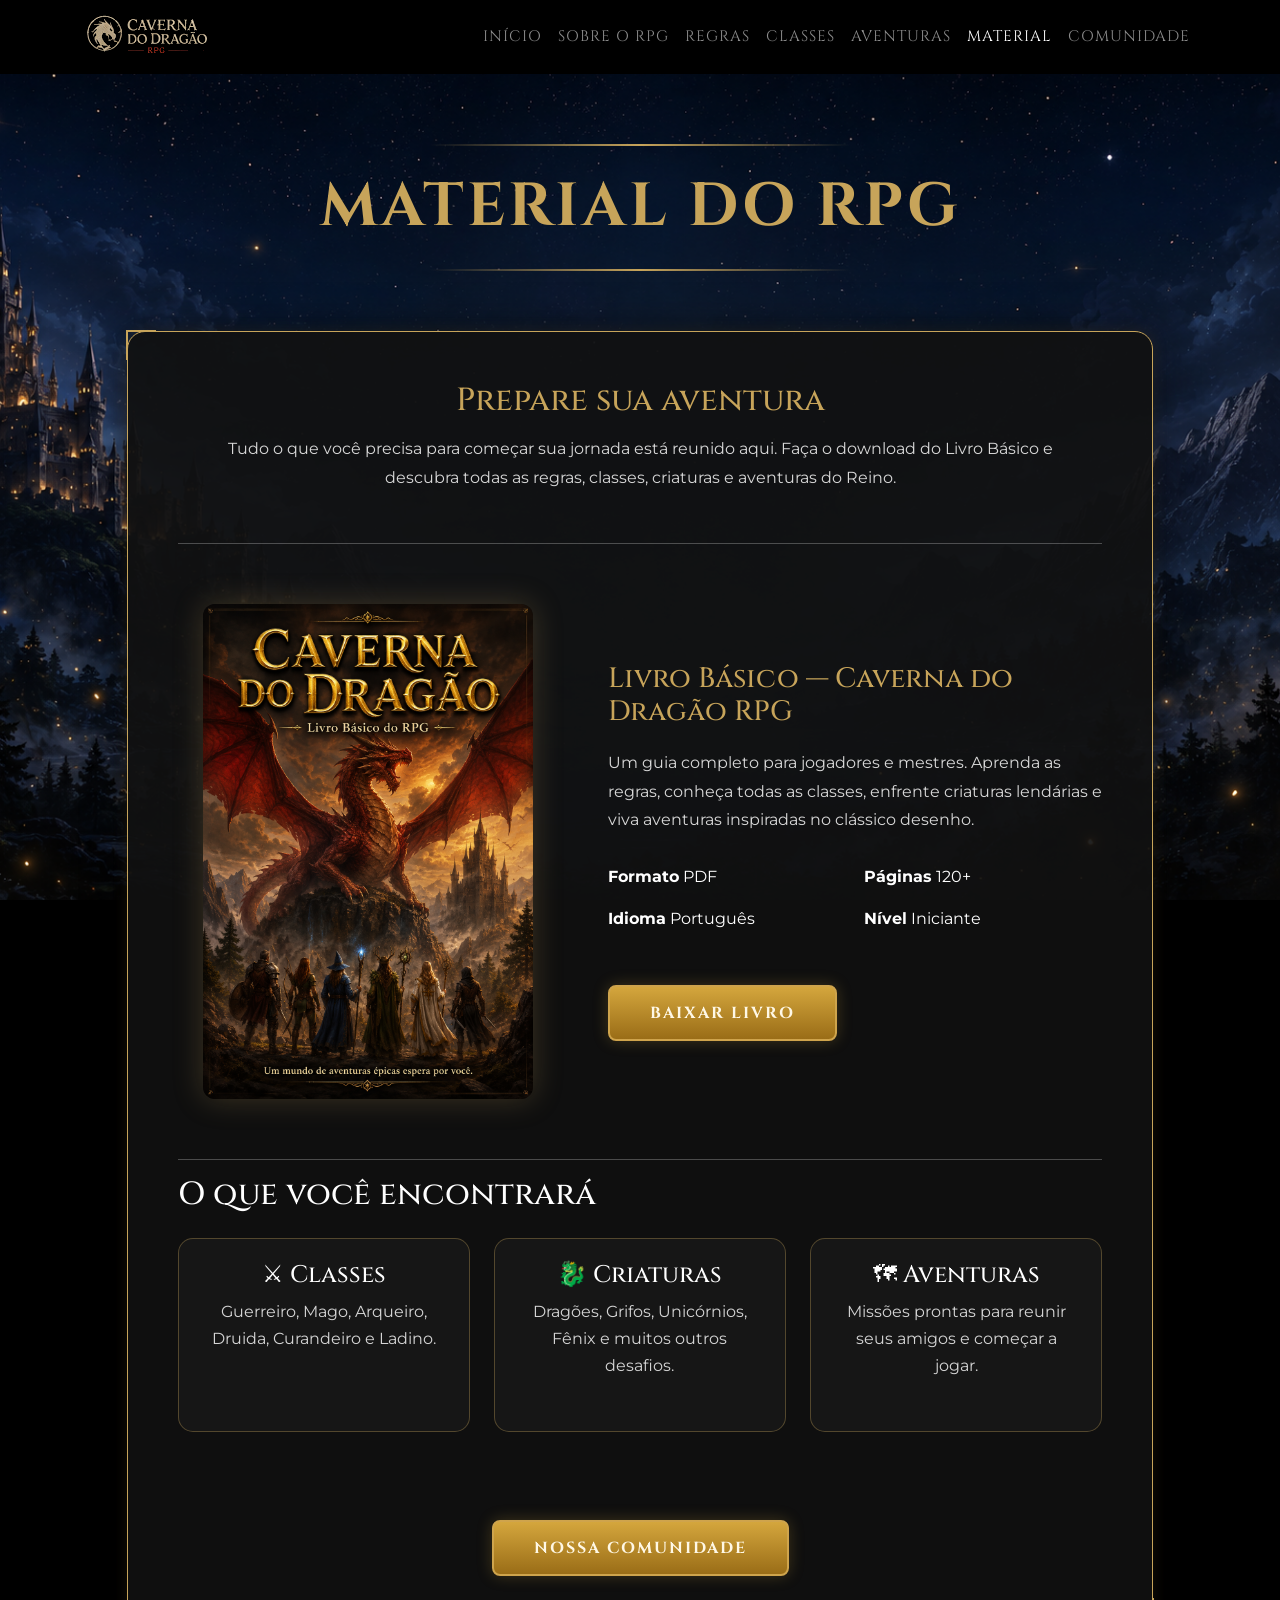
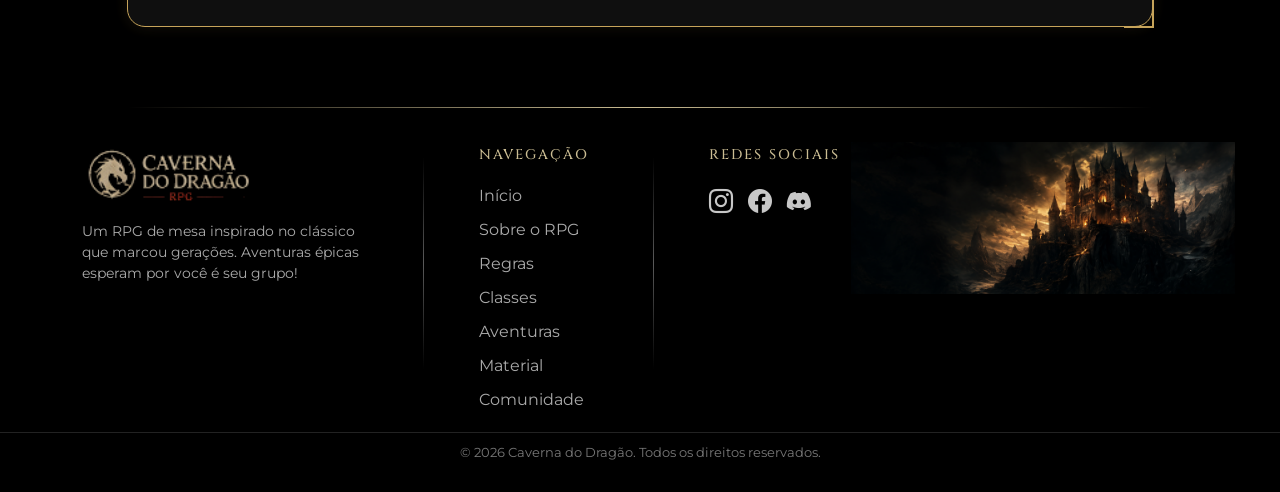
<file: material.html>
<!DOCTYPE html>
<html lang="en">
<head>
    <meta charset="UTF-8">
    <meta name="viewport" content="width=device-width, initial-scale=1.0">

    <link href="https://cdn.jsdelivr.net/npm/bootstrap@5.3.8/dist/css/bootstrap.min.css" rel="stylesheet">
    <link href="https://fonts.googleapis.com/css2?family=Cinzel:wght@400;600;700&display=swap" rel="stylesheet">
    <link href="https://fonts.googleapis.com/css2?family=Montserrat:wght@300;400;500;600&display=swap" rel="stylesheet">

    <link rel="stylesheet" href="https://cdn.jsdelivr.net/npm/bootstrap-icons@1.11.3/font/bootstrap-icons.min.css">

    <link rel="stylesheet" href="material.css">

    <title>Material RPG</title>
</head>
<body>
    <nav class="navbar navbar-expand-lg navbar-dark" id="cabecalho" style="background-color: black;">
        <div class="container">
            <a class="navbar-brand" href="index.html">
                <img src="/src/img/logo_caverna_dragao_transparente.png" alt="logo Caverna do Dragão" id="logo-site" style="width: 180;"> 
            </a>

            <button class="navbar-toggler" type="button" data-bs-toggle="collapse"data-bs-target="#menu">
                <span class="navbar-toggler-icon"></span>
            </button>

            <div class="collapse navbar-collapse" id="menu">
                <ul class="navbar-nav ms-auto">
                    <li class="nav-item"><a class="nav-link" href="index.html">INÍCIO</a></li>
                    <li class="nav-item"><a class="nav-link" href="historia.html">SOBRE O RPG</a></li>
                    <li class="nav-item"><a class="nav-link" href="regras.html">REGRAS</a></li>
                    <li class="nav-item"><a class="nav-link" href="classes.html">CLASSES</a></li>
                    <li class="nav-item"><a class="nav-link" href="aventuras.html">AVENTURAS</a></li>
                    <li class="nav-item"><a class="nav-link active" href="material.html">MATERIAL</a></li>
                    <li class="nav-item"><a class="nav-link" href="comunidade.html">COMUNIDADE</a></li>
                </ul>
            </div>
        </div>
    </nav>

    <section class="downloads">

    <section class="titulo-downloads">
        <div class="container">
            <h1>MATERIAL DO RPG</h1>
        </div>
    </section>

    <div class="container">
        <div class="painel-downloads">

            <div class="introducao">
                <h2>Prepare sua aventura</h2>

                <p>
                    Tudo o que você precisa para começar sua jornada está reunido
                    aqui. Faça o download do Livro Básico e descubra todas as
                    regras, classes, criaturas e aventuras do Reino.
                </p>
            </div>

            <hr>

            <div class="material">
                <div class="material-img">
                    <img src="/src/img/livro.png" alt="Livro do RPG">
                </div>

                <div class="material-info">
                    <h3>Livro Básico — Caverna do Dragão RPG</h3>

                    <p>
                        Um guia completo para jogadores e mestres.
                        Aprenda as regras, conheça todas as classes,
                        enfrente criaturas lendárias e viva aventuras
                        inspiradas no clássico desenho.
                    </p>

                <div class="info-grid">

                    <div>
                        <strong>Formato</strong>
                        <span>PDF</span>
                    </div>

                    <div>
                        <strong>Páginas</strong>
                        <span>120+</span>
                    </div>

                    <div>
                        <strong>Idioma</strong>
                        <span>Português</span>
                    </div>

                    <div>
                        <strong>Nível</strong>
                        <span>Iniciante</span>
                    </div>

                    </div>

                        <a href="src/img/livro.png" class="btn btn-rpg text-center mt-4" >
                            BAIXAR LIVRO
                        </a>

                </div>
            </div>

            <hr>

            <div class="extras">

                <h2>O que você encontrará</h2>

                <div class="row mt-4">

                    <div class="col-md-4">
                        <div class="card-extra">
                            <h4>⚔ Classes</h4>

                            <p>
                                Guerreiro, Mago, Arqueiro, Druida,
                                Curandeiro e Ladino.
                            </p>
                        </div>
                    </div>

                    <div class="col-md-4">
                        <div class="card-extra">
                            <h4>🐉 Criaturas</h4>

                            <p>
                                Dragões, Grifos, Unicórnios,
                                Fênix e muitos outros desafios.
                            </p>
                        </div>
                    </div>

                    <div class="col-md-4">
                        <div class="card-extra">
                            <h4>🗺 Aventuras</h4>

                            <p>
                                Missões prontas para reunir seus
                                amigos e começar a jogar.
                            </p>
                        </div>
                    </div>
                </div>
            </div>

            <div class="text-center mt-5">
                <a href="comunidade.html" class="btn btn-rpg">
                    NOSSA COMUNIDADE
                </a>
            </div>

        </div>
    </div>
</section>

    <footer id="footer">
        <div class="container footer-container">
    
            <div class="footer-col">
                <img src="/src/img/logo_caverna_dragao_transparente.png" alt="Logo" class="footer-logo">
                <p>Um RPG de mesa inspirado no clássico<br> que marcou gerações. Aventuras épicas <br> esperam por você é seu grupo!</p>
            </div>
    
            <div class="footer-col">
                <h4>NAVEGAÇÃO</h4>
                <a href="index.html">Início</a>
                <a href="historia.html">Sobre o RPG</a>
                <a href="regras.html">Regras</a>
                <a href="classes.html">Classes</a>
                <a href="aventuras.html">Aventuras</a>
                <a href="material.html">Material</a>
                <a href="comunidade.html">Comunidade</a>
            </div>
    
            <div class="footer-col">
                <h4>REDES SOCIAIS</h4>
                <div class="redes">
                    <a href="#"><i class="bi bi-instagram"></i></a>
                    <a href="#"><i class="bi bi-facebook"></i></a>
                    <a href="#"><i class="bi bi-discord"></i></a>
                </div>
            </div>
    
        </div>
    
        <div class="footer-bottom">
            © <span id="ano"></span> Caverna do Dragão. Todos os direitos reservados.
        </div>
    </footer>

    <script src="https://cdn.jsdelivr.net/npm/bootstrap@5.3.8/dist/js/bootstrap.bundle.min.js"></script>
    <script src="dragao.js"></script>
</body>
</html>
</file>
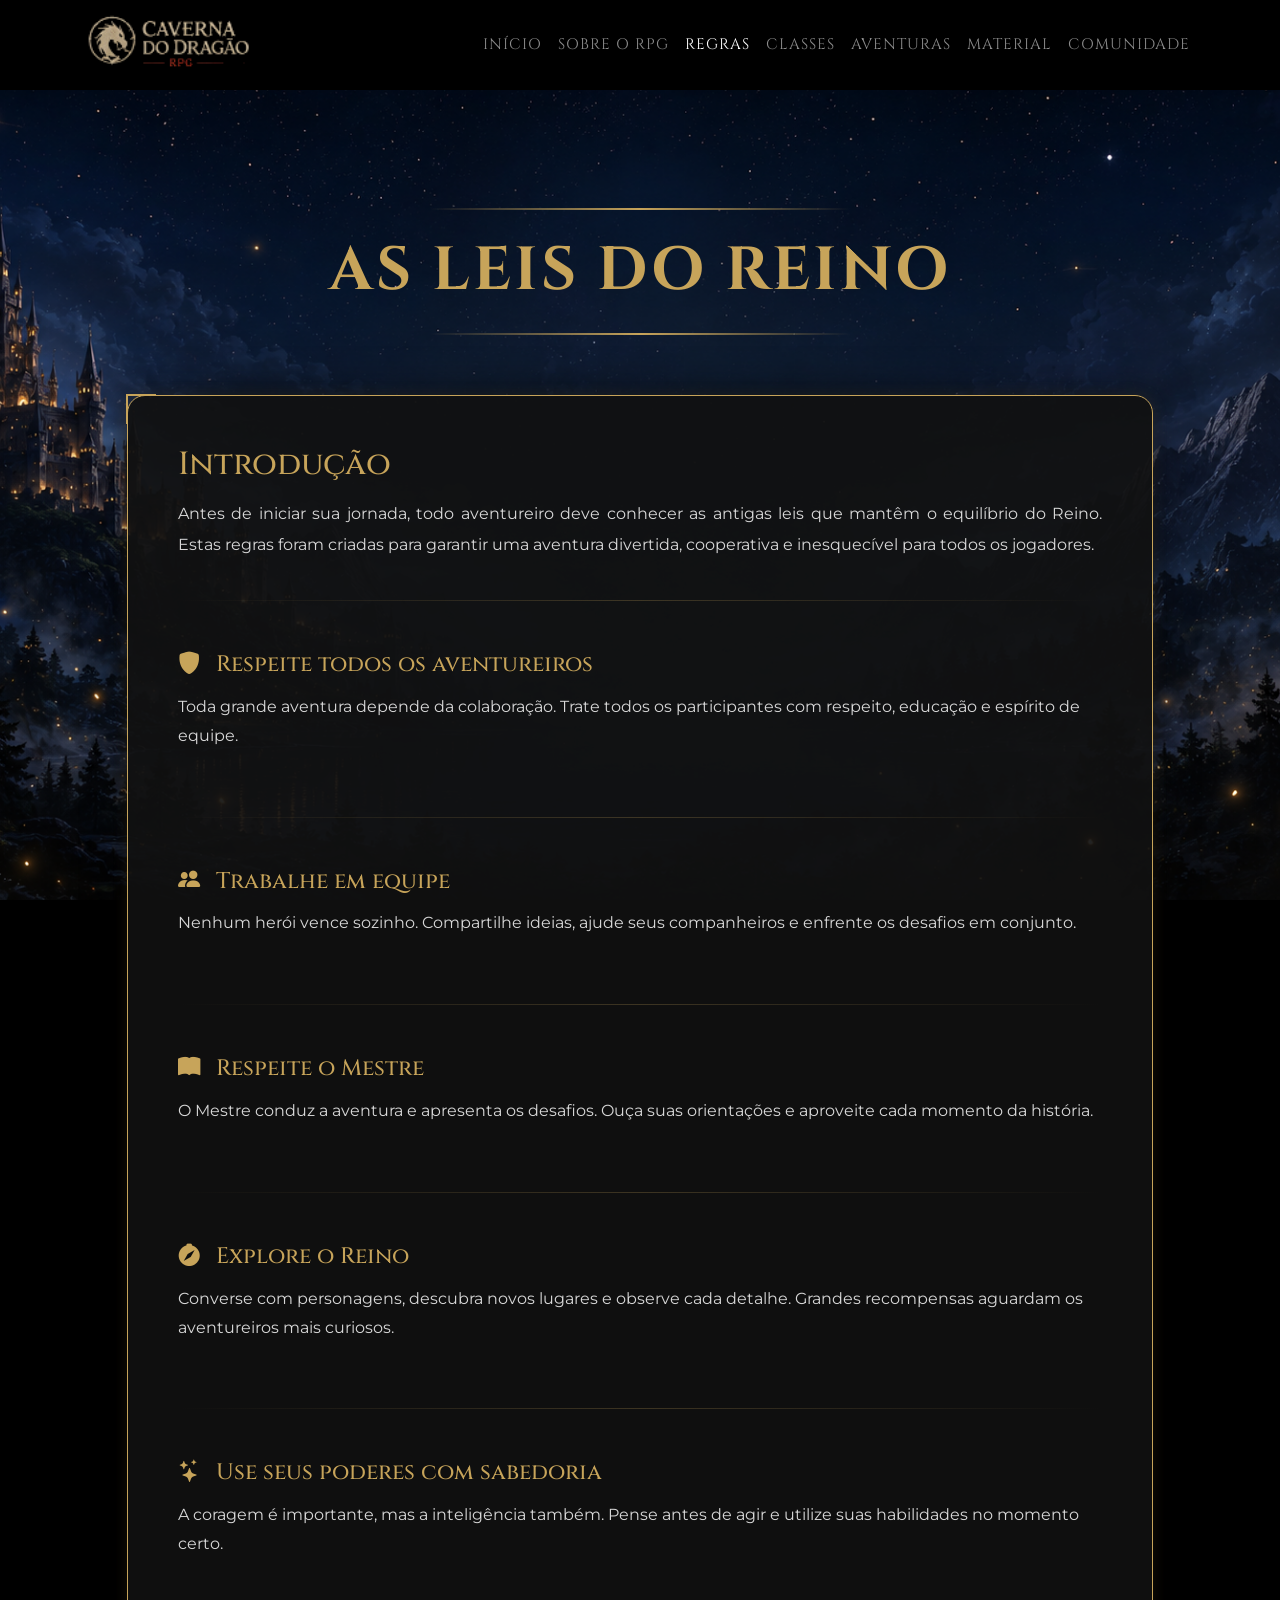
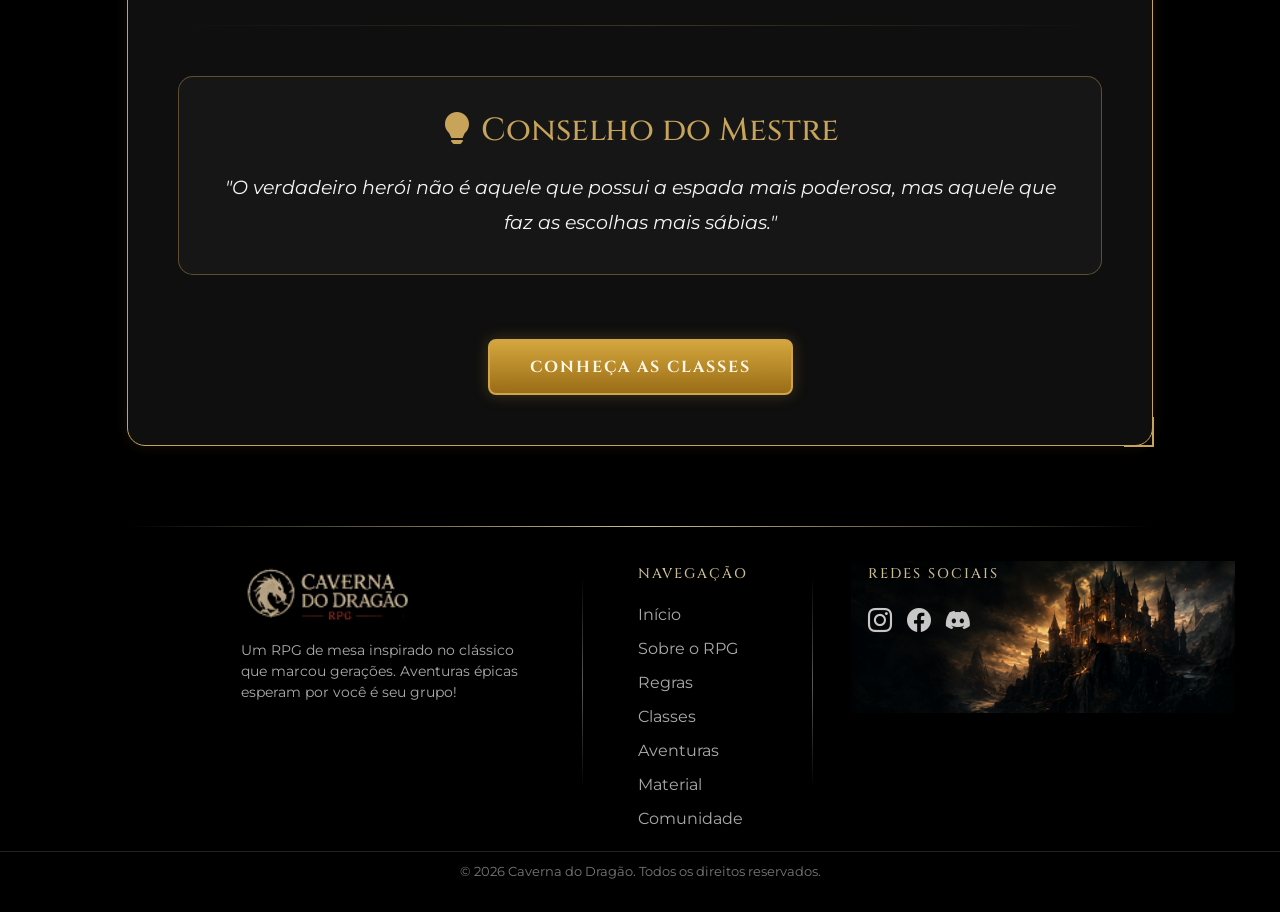
<file: regras.html>
<!DOCTYPE html>
<html lang="pt-BR">
<head>
    <meta charset="UTF-8">
    <meta name="viewport" content="width=device-width, initial-scale=1.0">

    <link href="https://cdn.jsdelivr.net/npm/bootstrap@5.3.8/dist/css/bootstrap.min.css" rel="stylesheet">

    <link href="https://fonts.googleapis.com/css2?family=Cinzel:wght@400;600;700&display=swap" rel="stylesheet">
    <link href="https://fonts.googleapis.com/css2?family=Montserrat:wght@300;400;500;600&display=swap" rel="stylesheet">

    <link rel="stylesheet" href="https://cdn.jsdelivr.net/npm/bootstrap-icons@1.11.3/font/bootstrap-icons.min.css">

    <link rel="stylesheet" href="regras.css">

    <title>Regras do RPG</title>
</head>

<body>

    <!-- NAVBAR -->
    <nav class="navbar navbar-expand-lg navbar-dark" id="cabecalho" style="background-color:black;">
        <div class="container">

            <a class="navbar-brand" href="index.html">
                <img src="/src/img/logo_caverna_dragao_transparente.png" alt="Logo" id="logo-site" style="width:180px;">
            </a>

            <button class="navbar-toggler" type="button" data-bs-toggle="collapse" data-bs-target="#menu">
                <span class="navbar-toggler-icon"></span>
            </button>

            <div class="collapse navbar-collapse" id="menu">

                <ul class="navbar-nav ms-auto">
                    <li class="nav-item"><a class="nav-link" href="index.html">INÍCIO</a></li>
                    <li class="nav-item"><a class="nav-link" href="historia.html">SOBRE O RPG</a></li>
                    <li class="nav-item"><a class="nav-link active" href="regras.html">REGRAS</a></li>
                    <li class="nav-item"><a class="nav-link" href="classes.html">CLASSES</a></li>
                    <li class="nav-item"><a class="nav-link" href="aventuras.html">AVENTURAS</a></li>
                    <li class="nav-item"><a class="nav-link" href="material.html">MATERIAL</a></li>
                    <li class="nav-item"><a class="nav-link" href="comunidade.html">COMUNIDADE</a></li>
                </ul>
            </div>
        </div>
    </nav>

    <!-- PÁGINA -->
    <section class="regras">

        <!-- TÍTULO -->
        <section class="titulo-regras pt-5">
            <div class="container">
                <h1>AS LEIS DO REINO</h1>
            </div>
        </section>

        <!-- PAINEL -->
        <div class="container">
            <div class="painel-regras">

                <!-- INTRODUÇÃO -->
                <div class="introducao">
                    <h2>
                        <i class="bi bi-scroll"></i>
                        Introdução
                    </h2>
                    <p>
                        Antes de iniciar sua jornada, todo aventureiro deve conhecer
                        as antigas leis que mantêm o equilíbrio do Reino.
                        Estas regras foram criadas para garantir uma aventura divertida,
                        cooperativa e inesquecível para todos os jogadores.
                    </p>
                </div>

                <hr>

                <!-- REGRA -->
                <div class="regra">
                    <h3>
                        <i class="bi bi-shield-fill"></i>
                        Respeite todos os aventureiros
                    </h3>
                    <p>
                        Toda grande aventura depende da colaboração.
                        Trate todos os participantes com respeito, educação
                        e espírito de equipe.
                    </p>
                </div>

                <hr>

                <!-- REGRA -->
                <div class="regra">
                    <h3>
                        <i class="bi bi-people-fill"></i>
                        Trabalhe em equipe
                    </h3>
                    <p>
                        Nenhum herói vence sozinho.
                        Compartilhe ideias, ajude seus companheiros e enfrente
                        os desafios em conjunto.
                    </p>
                </div>

                <hr>

                <!-- REGRA -->
                <div class="regra">
                    <h3>
                        <i class="bi bi-book-fill"></i>
                        Respeite o Mestre
                    </h3>
                    <p>
                        O Mestre conduz a aventura e apresenta os desafios.
                        Ouça suas orientações e aproveite cada momento da história.
                    </p>
                </div>

                <hr>

                <!-- REGRA -->
                <div class="regra">
                    <h3>
                        <i class="bi bi-compass-fill"></i>
                        Explore o Reino
                    </h3>
                    <p>
                        Converse com personagens, descubra novos lugares e
                        observe cada detalhe. Grandes recompensas aguardam os
                        aventureiros mais curiosos.
                    </p>
                </div>

                <hr>

                <!-- REGRA -->
                <div class="regra">
                    <h3>
                        <i class="bi bi-stars"></i>
                        Use seus poderes com sabedoria
                    </h3>
                    <p>
                        A coragem é importante, mas a inteligência também.
                        Pense antes de agir e utilize suas habilidades
                        no momento certo.
                    </p>
                </div>

                <hr>

                <!-- CONSELHO -->
                <div class="conselho">
                    <h2>
                        <i class="bi bi-lightbulb-fill"></i>
                        Conselho do Mestre
                    </h2>
                    <blockquote>
                        "O verdadeiro herói não é aquele que possui a espada mais
                        poderosa, mas aquele que faz as escolhas mais sábias."
                    </blockquote>
                </div>

                <!-- BOTÃO -->
                <div class="text-center mt-5">
                    <a href="classes.html" class="btn btn-rpg btn-warning btn-lg mt-3">
                        CONHEÇA AS CLASSES
                    </a>
                </div>
            </div>
        </div>
    </section>

    <!-- FOOTER -->
    <footer id="footer">
        <div class="container footer-container">
    
            <div class="footer-col">
                <img src="/src/img/logo_caverna_dragao_transparente.png" alt="Logo" class="footer-logo">
                <p>Um RPG de mesa inspirado no clássico<br> que marcou gerações. Aventuras épicas <br> esperam por você é seu grupo!</p>
            </div>
    
            <div class="footer-col">
                <h4>NAVEGAÇÃO</h4>
                <a href="index.html">Início</a>
                <a href="historia.html">Sobre o RPG</a>
                <a href="regras.html">Regras</a>
                <a href="classes.html">Classes</a>
                <a href="aventuras.html">Aventuras</a>
                <a href="material.html">Material</a>
                <a href="comunidade.html">Comunidade</a>
            </div>
    
            <div class="footer-col">
                <h4>REDES SOCIAIS</h4>
                <div class="redes">
                    <a href="#"><i class="bi bi-instagram"></i></a>
                    <a href="#"><i class="bi bi-facebook"></i></a>
                    <a href="#"><i class="bi bi-discord"></i></a>
                </div>
            </div>
    
        </div>
    
        <div class="footer-bottom">
            © <span id="ano"></span> Caverna do Dragão. Todos os direitos reservados.
        </div>
    </footer>

    <script src="https://cdn.jsdelivr.net/npm/bootstrap@5.3.8/dist/js/bootstrap.bundle.min.js"></script>
    <script src="dragao.js"></script>

</body>
</html>
</file>
<file: style.css>
body{
    background-color: black;
    font-family: 'Montserrat', sans-serif;
}

#hero{
    min-height: calc(100vh - 80px);

    background:
        linear-gradient(
            to right,
            rgba(0,0,0,.9) 0%,
            rgba(0,0,0,.8) 25%,
            rgba(0,0,0,.5) 45%,
            rgba(0,0,0,0) 65%
        ),
        url("src/img/fundo-1.jpg"); 

    background-size: contain;
    background-position: 80% center;
    background-repeat: no-repeat;

    display: flex;
    align-items: center;
    color: white;
    position: relative;
}

.nav-link{
    position: relative;
}

.nav-link::after{
    content: "";
    position: absolute;
    left: 50%;
    bottom: 0;
    width: 0;
    height: 1px;
    background: #d8c08a;
    transition: .3s;
    transform: translateX(-50%);
}

.nav-link:hover::after{
    width: 80%;
}

.hero-conteudo{
    position: relative;
    z-index: 2;
    max-width: 550px;
    margin-left: 0px;
    transform: translateY(-40px);

    display: flex;
    flex-direction: column;
    align-items: center;
    text-align: center;
}

.hero-conteudo::before{
    content: "";
    position: absolute;
    inset: -40px;
    z-index: -1;

    background: linear-gradient(
        to right,
        rgba(0,0,0,.85),
        rgba(0,0,0,.5),
        transparent
    );
}

.frase-central{
    font-family: 'Cinzel', serif;
    font-size: 4.5rem;
    font-weight: 700;
    line-height: 0.95;
    color: #d8c08a;
    letter-spacing: 2px;

    text-align: center;
    margin-bottom: 15px;
    text-shadow:
        0 0 4px rgba(214,179,106,.4),
        0 0 12px rgba(214,179,106,.2);
}

.subtitulo-rpg{
    display: flex;
    align-items: center;
    justify-content: center;
    gap: 15px;

    width: 100%;

    color: #c9a95c;
    font-family: 'Cinzel', serif;
    font-size: 2rem;
    letter-spacing: 4px;

    margin-bottom: 20px;
}

.subtitulo-rpg span{
    width: 120px;
    height: 1px;
    background: #c9a95c;
}

.frase-rpg{
    max-width: 500px;

    font-size: 1.1rem;
    line-height: 1.5;
    color: #f2f2f2;

    text-align: left;
    margin-bottom: 10px;
}

.frase-secundaria{
    max-width: 500px;

    font-size: 1rem;
    line-height: 1.6;
    color: #bdbdbd;

    text-align: left;
    margin-bottom: 30px;
}

.btn-warning{
    background: linear-gradient(
        to bottom,
        #d4a63d,
        #9a6d17
    );

    border: 2px solid #cfa44c;
    color: #fff8e6;
    padding: 10px 25px;
    border-radius: 8px;

    box-shadow:
        0 0 15px rgba(212,166,61,.25);

    align-self: center;
    font-size: 1rem;
    font-weight: bold;
}

.bloco-title{
    font-family: 'Cinzel', serif;
    font-weight: 600;
}

.bloco-text,
.lead,
.footer-col p{
    font-family: 'Montserrat', sans-serif;
    font-weight: 400;
    color: white;
}

.introducao{
    text-align: center;
    margin-bottom: 45px;
}

.introducao h2{
    font-family: 'Cinzel', serif;
    font-size: 2rem;
    color: #C7A45A;
    margin-bottom: 18px;
}

.introducao p{
    max-width: 950px;
    margin: 0 auto;
    color: #d8d8d8;
    line-height: 1.8;
    font-size: 1.05rem;
}

.painel-rpg{
    width:min(1200px,92%);
    margin:-80px auto 40px;

    background:rgba(17,17,17,.92);

    border:1px solid #C7A45A;
    border-radius:18px;

    padding:50px;

    position:relative;

    box-shadow:
        0 0 40px rgba(0,0,0,.6),
        0 0 15px rgba(199,164,90,.15);
}

.painel-rpg::before,
.painel-rpg::after{
    content:"";
    position:absolute;
    width:30px;
    height:30px;
    border:2px solid #C7A45A;
}

.painel-rpg::before{
    top:-2px;
    left:-2px;
    border-right:none;
    border-bottom:none;
}

.painel-rpg::after{
    bottom:-2px;
    right:-2px;
    border-left:none;
    border-top:none;
}

.painel-rpg .col{
    padding:20px;
}

.painel-rpg img{
    width:60px;
    height:60px;
    margin-bottom:15px;
}

.painel-rpg h4{
    color:#C7A45A;
    margin-bottom:12px;
}

.painel-rpg p{
    max-width:250px;
    margin:auto;
    line-height:1.6;
}

/*responsividade*/
@media (max-width:768px){

    /* Hero */
    #hero{
        background:
            linear-gradient(
                rgba(0,0,0,.85),
                rgba(0,0,0,.85)
            ),
            url("src/img/fundo-1.jpg");

        background-position:center;
        background-size:cover;
        text-align:center;
    }

    .hero-conteudo{
        max-width:100%;
        transform:none;
        padding:0 15px;
    }

    .frase-central{
        font-size:3rem;
    }

    .subtitulo-rpg{
        font-size:1.5rem;
    }

    .subtitulo-rpg span{
        width:60px;
    }

    .frase-rpg,
    .frase-secundaria{
        text-align:center;
    }

    /* Painel */
    .painel-rpg{
        width:95%;
        margin-top:20px;
        padding:30px 20px;
    }

    .painel-rpg .row{
        padding:0;
    }

    .painel-rpg .col-12,
    .painel-rpg .col-sm-6,
    .painel-rpg .col-lg-4{
        margin-bottom:30px;
    }

    /* Footer */
    .footer-container{
        flex-direction:column;
        gap:40px;
        text-align:center;
        align-items:center;
    }

    .footer-col{
        padding-right:0;
    }

    .footer-col::after{
        display:none;
    }

}



#footer{
    border-top: none;
    position: relative;

    z-index: 1;

    color: white;
    padding: 40px 0 20px;
    margin-top: 0;

    background-image:
        url("src/img/castelo-footer.png");

    background-size: 30%;
    background-position: 95% 15%;
    background-repeat: no-repeat;
}

#footer::before{
    content: "";
    position: absolute;
    top: 0;
    left: 10%;
    width: 80%;
    height: 1px;

    background: linear-gradient(
        to right,
        transparent,
        #CBBD93,
        transparent
    );
}

.footer-container{
    display: flex;
    justify-content: flex-start;
    gap: 80px;
    flex-wrap: wrap;
}

.footer-col{
    display: flex;
    flex-direction: column;
    gap: 10px;
    min-width: 150px;
    position: relative;
    padding-right: 40px;
}

.footer-col:not(:last-child)::after{
    content: "";
    position: absolute;
    right: -25px;
    top: 10px;
    width: 1px;
    height: 80%;

    background: linear-gradient(
        transparent,
        #5a5a5a,
        transparent
    );
}

.footer-col h4{
    color: #CBBD93;
    font-size: 14px;
    margin-bottom: 10px;
    letter-spacing: 2px;
}

.footer-col a{
    color: #aaa;
    text-decoration: none;
    transition: 0.3s;
}

.footer-col a:hover{
    color: white;
}

.footer-col p{
    color: #aaa;
    margin: 0;
    font-size: 14px;
}

.footer-logo{
    width: 180px;
    height: auto;
}

.redes{
    display: flex;
    gap: 15px;
    font-size: 24px;
}

.redes a{
    color: #c7c7c7;
}

.footer-bottom{
    text-align: center;
    border-top: 1px solid #222;
    margin-top: 20px;
    padding: 10px;
    color: #777;
    font-size: 13px;
}

h1, h2, h3, h4, .navbar, .btn{
    font-family: 'Cinzel', serif;
}

p{
    font-family: 'Montserrat', sans-serif;
}

.nav-link{
    letter-spacing: 1px;
    font-size: 0.95rem;
}
</file>
<file: aventuras.css>
body{
    margin: 0;
    background: #000;
    color: white;
    font-family: 'Montserrat', sans-serif;
}

.navbar{
    padding: 8px 0;
}

#logo-site{
    width:180px;
}

.nav-link{
    position: relative;
}

.nav-link::after{
    content: "";
    position: absolute;
    left: 50%;
    bottom: 0;
    width: 0;
    height: 1px;
    background: #d8c08a;
    transition: .3s;
    transform: translateX(-50%);
}

.nav-link:hover::after{
    width: 80%;
}

.aventuras{
    min-height: 100vh;

    background-image: url("src/img/img-bg-HISTORIA.png");
    background-size: cover;
    background-position: center top;
    background-repeat: no-repeat;

    padding: 40px 0 80px;
}

.titulo-aventuras{
    text-align: center;
    margin: 30px 0 60px;
}

.titulo-aventuras h1{
    display: inline-block;
    position: relative;

    margin: 0;
    padding: 30px 0;

    font-family: 'Cinzel', serif;
    font-size: clamp(2rem, 6vw, 3.8rem);
    font-weight: 700;
    letter-spacing: 3px;
    line-height: 1.1;

    color: #C7A45A;
}

.titulo-aventuras h1::before,
.titulo-aventuras h1::after{
    content: "";

    position: absolute;
    left: 50%;
    transform: translateX(-50%);

    width:min(420px,80vw);
    height: 2px;

    background: linear-gradient(
        to right,
        transparent,
        #C7A45A,
        transparent
    );
}

.titulo-aventuras h1::before{
    top: 0;
}

.titulo-aventuras h1::after{
    bottom: 0;
}

.painel-aventuras{
    width: min(1200px, 92%);
    min-height: 650px;
    
    margin: auto;
    
    background: rgba(17,17,17,.92);
    
    border: 1px solid #C7A45A;
    border-radius: 18px;
    
    padding: 50px;
    
    box-shadow:
        0 0 40px rgba(0,0,0,.6),
        0 0 15px rgba(199,164,90,.15);
}

.painel-aventuras{
    position: relative;
}

.painel-aventuras::before,
.painel-aventuras::after{
    content:"";
    position:absolute;
    width:30px;
    height:30px;
    border:2px solid #C7A45A;
}

.painel-aventuras::before{
    top:-2px;
    left:-2px;

    border-right:none;
    border-bottom:none;
}

.painel-aventuras::after{
    bottom:-2px;
    right:-2px;

    border-left:none;
    border-top:none;
}

/* INTRODUÇÃO */
.introducao{
    margin-bottom: 50px;
    text-align: center;
}

.introducao h2{
    color: #C7A45A;
    margin-bottom: 15px;
}

.introducao p{
    color: #d8d8d8;
    max-width: 850px;
    margin: auto;
    line-height: 1.8;
}

/* GRID DOS CARDS */
.row{
    row-gap: 30px;
}

/* CARD */
.card-aventura{
    display:flex;
    flex-direction:column;
    height:100%;

    background: rgba(255,255,255,.03);
    border:1px solid rgba(199,164,90,.35);
    border-radius:15px;
    padding:22px;
    text-align:center;
    transition:.35s;
}

.card-aventura:hover{
    transform: translateY(-8px);
    border-color: #C7A45A;
    box-shadow: 0 0 25px rgba(199,164,90,.25);
}

.card-aventura img{
    width: 100%;
    height: 190px;
    object-fit: cover;
    border-radius: 10px;
    margin-bottom: 18px;
}

.card-aventura h3{
    color: #C7A45A;
    font-size: 1.45rem;
    margin-bottom: 12px;
}

.card-aventura p{
    color: #d5d5d5;
    line-height: 1.7;
    height: auto;
}

.card-aventura .btn-rpg{
    margin-top: auto;
    margin-bottom: 5px;
}

/* pop-up */
.modal-content{
    background: #111;
    color: white;
    border: 2px solid #C7A45A;
    border-radius: 15px;
}

.modal-header{
    border-bottom: 1px solid rgba(199,164,90,.35);
}

.modal-footer{
    border-top: 1px solid rgba(199,164,90,.35);
}

.modal-title{
    color: #C7A45A;
    font-family: 'Cinzel', serif;
}

.modal-body p{
    line-height: 1.8;
    color: #d8d8d8;
}

.modal-body strong{
    color: #C7A45A;
}

.modal-content{
    box-shadow:0 0 35px rgba(199,164,90,.35);
}

.btn-close{
    filter: sepia(1) saturate(6) hue-rotate(5deg) brightness(1.1);
    filter: invert(1);
}

/* RESPONSIVO */
@media (max-width:991px){

    #footer{
        background-image: none;
        background-size: initial;
        background-position: center;
    }

    .footer-container{
        flex-direction: column;
        align-items: center;
        justify-content: center;
        text-align: center;
        gap: 35px;
    }

    .footer-col{
        align-items: center;
        padding-right: 0;
        min-width: auto;
    }

    .footer-col:not(:last-child)::after{
        display: none;
    }

    .footer-logo{
        width: 150px;
    }

    .redes{
        justify-content: center;
    }

}

@media (max-width:768px){

    .painel-aventuras{
        padding: 30px;
    }

    .titulo-aventuras h1{
        font-size: 2.8rem;
    }

    .aventuras{
        background-attachment: scroll;
    }

}

@media (max-width:576px){

    .card-aventura{
        padding: 18px;
    }

    .card-aventura img{
        height: 180px;
    }

}

.btn-rpg{
    display: inline-block;
    margin-top: 40px;
    padding: 14px 40px;
    background: linear-gradient(
        to bottom,
        #d4a63d,
        #9a6d17
    );
    border: 2px solid #cfa44c;
    border-radius: 8px;
    color: #fff8e6;
    font-family: 'Cinzel', serif;
    font-size: 1rem;
    font-weight: 700;
    letter-spacing: 2px;
    text-decoration: none;
    box-shadow:
        0 0 15px rgba(212,166,61,.25);
    transition: all .3s ease;
}

.btn-rpg:hover{
    background: linear-gradient(
        to bottom,
        #e2b44a,
        #b07b1a
    );
    color: #fff8e6;
    transform: translateY(-3px);
    box-shadow:
        0 0 25px rgba(212,166,61,.45);
}

#footer{
    border-top: none;
    position: relative;

    z-index: 1;

    color: white;
    padding: 40px 0 20px;
    margin-top: 0;

    background-image:
        url("src/img/castelo-footer.png");

    background-size: 30%;
    background-position: 95% 15%;
    background-repeat: no-repeat;
}

#footer::before{
    content: "";
    position: absolute;
    top: 0;
    left: 10%;
    width: 80%;
    height: 1px;

    background: linear-gradient(
        to right,
        transparent,
        #CBBD93,
        transparent
    );
}

.footer-container{
    display: flex;
    justify-content: flex-start;
    gap: 80px;
    flex-wrap: wrap;
}

.footer-col{
    display: flex;
    flex-direction: column;
    gap: 10px;
    min-width: 150px;
    position: relative;
    padding-right: 40px;
}

.footer-col:not(:last-child)::after{
    content: "";
    position: absolute;
    right: -25px;
    top: 10px;
    width: 1px;
    height: 80%;

    background: linear-gradient(
        transparent,
        #5a5a5a,
        transparent
    );
}

.footer-col h4{
    color: #CBBD93;
    font-size: 14px;
    margin-bottom: 10px;
    letter-spacing: 2px;
}

.footer-col a{
    color: #aaa;
    text-decoration: none;
    transition: 0.3s;
}

.footer-col a:hover{
    color: white;
}

.footer-col p{
    color: #aaa;
    margin: 0;
    font-size: 14px;
}

.footer-logo{
    width: 180px;
    height: auto;
}

.redes{
    display: flex;
    gap: 15px;
    font-size: 24px;
}

.redes a{
    color: #c7c7c7;
}

.footer-bottom{
    text-align: center;
    border-top: 1px solid #222;
    margin-top: 20px;
    padding: 10px;
    color: #777;
    font-size: 13px;
}

h1, h2, h3, h4, .navbar, .btn{
    font-family: 'Cinzel', serif;
}

p{
    font-family: 'Montserrat', sans-serif;
}

.nav-link{
    letter-spacing: 1px;
    font-size: 0.95rem;
}
</file>
<file: classes.css>
body{
    margin: 0;
    background: #000;
    color: white;
    font-family: 'Montserrat', sans-serif;
}

.navbar{
    padding: 8px 0;
}

.nav-link{
    position: relative;
}

.nav-link::after{
    content: "";
    position: absolute;
    left: 50%;
    bottom: 0;
    width: 0;
    height: 1px;
    background: #d8c08a;
    transition: .3s;
    transform: translateX(-50%);
}

.nav-link:hover::after{
    width: 80%;
}

.classes{
    min-height: 100vh;
    background-image: url("src/img/img-bg-HISTORIA.png");
    background-size: cover;
    background-position: center top;
    background-repeat: no-repeat;
    background-attachment: fixed;

    padding: 40px 0 80px;
}

.titulo-classes{
    text-align: center;
    margin: 30px 0 60px;
}

.titulo-classes h1{
    display: inline-block;
    position: relative;

    margin: 0;
    padding: 30px 0;

    font-family: 'Cinzel', serif;
    font-size: clamp(2rem, 6vw, 3.8rem);
    font-weight: 700;
    letter-spacing: 3px;
    line-height: 1.1;

    color: #C7A45A;
}

.titulo-classes h1::before,
.titulo-classes h1::after{
    content: "";

    position: absolute;
    left: 50%;
    transform: translateX(-50%);

    width: 420px;
    height: 2px;

    background: linear-gradient(
        to right,
        transparent,
        #C7A45A,
        transparent
    );
}

.titulo-classes h1::before{
    top: 0;
}

.titulo-classes h1::after{
    bottom: 0;
}

.painel-classes{
    width: min(1200px, 92%);
    min-height: 650px;
    
    margin: auto;
    
    background: rgba(17,17,17,.92);
    
    border: 1px solid #C7A45A;
    border-radius: 18px;
    
    padding: 50px;
    
    box-shadow:
        0 0 40px rgba(0,0,0,.6),
        0 0 15px rgba(199,164,90,.15);
}

.painel-classes{
    position: relative;
}

.painel-classes::before,
.painel-classes::after{
    content:"";
    position:absolute;
    width:30px;
    height:30px;

    border:2px solid #C7A45A;
}

.painel-classes::before{
    top:-2px;
    left:-2px;

    border-right:none;
    border-bottom:none;
}

.painel-classes::after{
    bottom:-2px;
    right:-2px;

    border-left:none;
    border-top:none;
}

.introducao p{
    color: #d8d8d8;
    line-height: 1.9;
    text-align: justify;
}

.introducao h2,
.classes h3,
.conselho h2{
    color:#C7A45A;
    margin-bottom:15px;
}

.introducao{
    margin-bottom:40px;
}

.classes h3{
    font-size:1.4rem;
}

.classes i{
    margin-right:10px;
    color:#C7A45A;
}

.classes p{
    color:#d8d8d8;
    line-height:1.8;
}

hr{
    border:none;
    height:1px;
    background:linear-gradient(
        to right,
        transparent,
        #C7A45A,
        transparent
    );
    margin:30px 0;
}

.conselho{
    margin-top:50px;
    padding:35px;
    border:1px solid rgba(199,164,90,.4);
    border-radius:15px;
    background:rgba(255,255,255,.03);
    text-align:center;
}

.conselho blockquote{
    margin:20px 0 0;
    font-size:1.2rem;
    color:#f5f5f5;
    font-style:italic;
    line-height:1.8;
}

.introducao{
    text-align:center;
    margin-bottom:40px;
}

.introducao h2{
    color:#C7A45A;
    margin-bottom:15px;
}

.classe{
    display:flex;
    align-items:center;
    gap:35px;
    padding:25px 0;
}

.classe img{
    width:170px;
    border-radius:12px;
    border:2px solid #C7A45A;
    box-shadow:0 0 15px rgba(199,164,90,.25);
}

.classe h3{
    color:#C7A45A;
    margin-bottom:10px;
}

.classe p{
    color:#d8d8d8;
    line-height:1.8;
}

.btn-classes{
    display:inline-block;
    margin-top:40px;
    padding:14px 40px;

    background:linear-gradient(to bottom,#d4a63d,#9a6d17);
    border:2px solid #cfa44c;
    border-radius:8px;

    color:#fff8e6;
    text-decoration:none;

    font-family:'Cinzel',serif;
    font-weight:700;
    letter-spacing:2px;

    transition:.3s;
    box-shadow:0 0 18px rgba(199,164,90,.25);
}

.btn-classes:hover{
    background:linear-gradient(to bottom,#e3b653,#b37d1b);
    color:#fff8e6;
    transform:translateY(-3px);
    box-shadow:0 0 22px rgba(199,164,90,.45);
}

@media (max-width: 768px){

    .titulo-classes h1{
        font-size: 2.5rem;
        letter-spacing: 2px;
    }

    .titulo-classes h1::before,
    .titulo-classes h1::after{
        width: 260px;
    }

    .painel-classes{
        padding: 25px;
        width: 95%;
    }

    .classe{
        flex-direction: column;
        text-align: center;
        gap: 20px;
    }

    .classe img{
        width: 200px;
    }

    .btn-classes{
        width: 100%;
        text-align: center;
    }

    .footer-container{
        gap: 40px;
    }

    .footer-col{
        min-width: 100%;
        padding-right: 0;
    }

    .footer-col::after{
        display: none;
    }
}

@media (max-width: 480px){

    .titulo-classes h1{
        font-size: 2rem;
        letter-spacing: 1px;
    }

    .painel-classes{
        padding: 18px;
        width: 92%;
    }

    .classe{
        flex-direction: column;
        text-align: center;
        gap: 15px;
    }

    .classe img{
        width: 160px;
    }

    .classe h3{
        font-size: 1.1rem;
    }

    .classe p{
        font-size: 0.95rem;
        line-height: 1.6;
    }
}

#footer{
    border-top: none;
    position: relative;

    z-index: 1;

    color: white;
    padding: 40px 0 20px;
    margin-top: 0;

    background-image:
        url("src/img/castelo-footer.png");

    background-size: 30%;
    background-position: 95% 15%;
    background-repeat: no-repeat;
}

#footer::before{
    content: "";
    position: absolute;
    top: 0;
    left: 10%;
    width: 80%;
    height: 1px;

    background: linear-gradient(
        to right,
        transparent,
        #CBBD93,
        transparent
    );
}

.footer-container{
    display: flex;
    justify-content: center;
    gap: 80px;
    flex-wrap: wrap;
}

.footer-col{
    display: flex;
    flex-direction: column;
    gap: 10px;
    min-width: 150px;
    position: relative;
    padding-right: 40px;
}

.footer-col:not(:last-child)::after{
    content: "";
    position: absolute;
    right: -25px;
    top: 10px;
    width: 1px;
    height: 80%;

    background: linear-gradient(
        transparent,
        #5a5a5a,
        transparent
    );
}

.footer-col h4{
    color: #CBBD93;
    font-size: 14px;
    margin-bottom: 10px;
    letter-spacing: 2px;
}

.footer-col a{
    color: #aaa;
    text-decoration: none;
    transition: 0.3s;
}

.footer-col a:hover{
    color: white;
}

.footer-col p{
    color: #aaa;
    margin: 0;
    font-size: 14px;
}

.footer-logo{
    width: 180px;
    height: auto;
}

.redes{
    display: flex;
    gap: 15px;
    font-size: 24px;
}

.redes a{
    color: #c7c7c7;
}

.footer-bottom{
    text-align: center;
    border-top: 1px solid #222;
    margin-top: 20px;
    padding: 10px;
    color: #777;
    font-size: 13px;
}

h1, h2, h3, h4, .navbar, .btn{
    font-family: 'Cinzel', serif;
}

p{
    font-family: 'Montserrat', sans-serif;
}

.nav-link{
    letter-spacing: 1px;
    font-size: 0.95rem;
}
</file>
<file: comunidade.css>
body{
    margin: 0;
    background: #000;
    color: white;
    font-family: 'Montserrat', sans-serif;
}

.navbar{
    padding: 8px 0;
}

.nav-link{
    position: relative;
}

.nav-link::after{
    content: "";
    position: absolute;
    left: 50%;
    bottom: 0;
    width: 0;
    height: 1px;
    background: #d8c08a;
    transition: .3s;
    transform: translateX(-50%);
}

.nav-link:hover::after{
    width: 80%;
}

.comunidade{
    min-height: 100vh;

    background-image: url("src/img/img-bg-HISTORIA.png");
    background-size: cover;
    background-position: center top;
    background-repeat: no-repeat;
    background-attachment: fixed;

    padding: 40px 0 80px;
}

.titulo-comunidade{
    text-align: center;
    margin: 30px 0 60px;
}

.titulo-comunidade h1{
    display: inline-block;
    position: relative;

    margin: 0;
    padding: 30px 0;

    font-family: 'Cinzel', serif;
    font-size: clamp(2rem, 6vw, 3.8rem);
    font-weight: 700;
    letter-spacing: 3px;
    line-height: 1.1;

    color: #C7A45A;
}

.titulo-comunidade h1::before,
.titulo-comunidade h1::after{
    content: "";

    position: absolute;
    left: 50%;
    transform: translateX(-50%);

    width: 420px;
    height: 2px;

    background: linear-gradient(
        to right,
        transparent,
        #C7A45A,
        transparent
    );
}

.titulo-comunidade h1::before{
    top: 0;
}

.titulo-comunidade h1::after{
    bottom: 0;
}

.painel-comunidade{
    width: min(900px, 92%);
    min-height: 650px;
    
    margin: auto;
    
    background: rgba(17,17,17,.92);
    
    border: 1px solid #C7A45A;
    border-radius: 18px;
    
    padding: 50px;
    
    box-shadow:
        0 0 40px rgba(0,0,0,.6),
        0 0 15px rgba(199,164,90,.15);
}

.painel-comunidade{
    position: relative;
}

.painel-comunidade::before,
.painel-comunidade::after{
    content:"";
    position:absolute;
    width:30px;
    height:30px;
    border:2px solid #C7A45A;
}

.painel-comunidade::before{
    top:-2px;
    left:-2px;

    border-right:none;
    border-bottom:none;
}

.painel-comunidade::after{
    bottom:-2px;
    right:-2px;

    border-left:none;
    border-top:none;
}

/* INTRODUÇÃO */
.comunidade-content{
    max-width: 750px;
    margin: auto;
    text-align: center;
}

/* ÍCONE DO DISCORD */
.icone-discord{
    font-size: 5rem;
    color: #5865F2;
    margin-bottom: 20px;
    transition: .3s;
}

.icone-discord:hover{
    transform: scale(1.08);
}

/* TÍTULO */
.comunidade-content h3{
    color: #C7A45A;
    font-size: 2rem;
    margin-bottom: 20px;
}

.comunidade-content p{
    color: #d8d8d8;
    line-height: 1.9;
    max-width: 650px;
    margin: auto;
}

/* DIVISOR */
.divisor{
    display: flex;
    align-items: center;
    justify-content: center;
    margin: 55px 0 35px;
}

.divisor::before,
.divisor::after{
    content: "";
    width: 140px;
    height: 1px;
    background: linear-gradient(
        to right,
        transparent,
        #C7A45A,
        transparent
    );
}

.divisor span{
    margin: 0 20px;
    color: #C7A45A;
    font-family: 'Cinzel', serif;
    letter-spacing: 2px;
}

/* REDES */
.redes-comunidade{
    display: flex;
    justify-content: center;
    gap: 60px;
    margin-top: 30px;
    flex-wrap: wrap;
}

.redes-comunidade a{
    text-decoration: none;
    color: #d8d8d8;
    transition: .3s;
    display: flex;
    flex-direction: column;
    align-items: center;
}

.redes-comunidade a:hover{
    color: #C7A45A;
    transform: translateY(-5px);
}

.redes-comunidade i{
    font-size: 2.3rem;
    margin-bottom: 10px;
}

.redes-comunidade span{
    font-size: .95rem;
    letter-spacing: 1px;
}

/* RESPONSIVO */
@media (max-width:768px){

    .painel-comunidade{
        padding:30px 20px;
    }

    .titulo-comunidade h1{
        font-size:2.8rem;
    }

    .icone-discord{
        font-size:4rem;
    }

    .comunidade-content h3{
        font-size:1.6rem;
    }

    .comunidade-content p{
        font-size:.95rem;
    }

    .redes-comunidade{
        gap:35px;
    }

    .divisor::before,
    .divisor::after{
        width:70px;
    }

    /* Footer */
    #footer{
        background-image:none;
    }

    .footer-container{
        flex-direction:column;
        align-items:center;
        justify-content:center;
        text-align:center;
        gap:40px;
    }

    .footer-col{
        padding-right:0;
    }

    .footer-col::after{
        display:none;
    }
}

.btn-rpg{
    display: inline-block;
    margin-top: 40px;
    margin: 40px auto 0;
    padding: 14px 40px;
    background: linear-gradient(
        to bottom,
        #d4a63d,
        #9a6d17
    );
    border: 2px solid #cfa44c;
    border-radius: 8px;
    color: #fff8e6;
    font-family: 'Cinzel', serif;
    font-size: 1rem;
    font-weight: 700;
    letter-spacing: 2px;
    text-decoration: none;
    box-shadow:
        0 0 15px rgba(212,166,61,.25);
    transition: all .3s ease;
}

.btn-rpg:hover{
    background: linear-gradient(
        to bottom,
        #e2b44a,
        #b07b1a
    );
    color: #fff8e6;
    transform: translateY(-3px);
    box-shadow:
        0 0 25px rgba(212,166,61,.45);
}

#footer{
    border-top: none;
    position: relative;

    z-index: 1;

    color: white;
    padding: 40px 0 20px;
    margin-top: 0;

    background-image:
        url("src/img/castelo-footer.png");

    background-size: 30%;
    background-position: 95% 15%;
    background-repeat: no-repeat;
}

#footer::before{
    content: "";
    position: absolute;
    top: 0;
    left: 10%;
    width: 80%;
    height: 1px;

    background: linear-gradient(
        to right,
        transparent,
        #CBBD93,
        transparent
    );
}

.footer-container{
    display: flex;
    justify-content: flex-start;
    gap: 80px;
    flex-wrap: wrap;
}

.footer-col{
    display: flex;
    flex-direction: column;
    gap: 10px;
    min-width: 150px;
    position: relative;
    padding-right: 40px;
}

.footer-col:not(:last-child)::after{
    content: "";
    position: absolute;
    right: -25px;
    top: 10px;
    width: 1px;
    height: 80%;

    background: linear-gradient(
        transparent,
        #5a5a5a,
        transparent
    );
}

.footer-col h4{
    color: #CBBD93;
    font-size: 14px;
    margin-bottom: 10px;
    letter-spacing: 2px;
}

.footer-col a{
    color: #aaa;
    text-decoration: none;
    transition: 0.3s;
}

.footer-col a:hover{
    color: white;
}

.footer-col p{
    color: #aaa;
    margin: 0;
    font-size: 14px;
}

.footer-logo{
    width: 180px;
    height: auto;
}

.redes{
    display: flex;
    gap: 15px;
    font-size: 24px;
}

.redes a{
    color: #c7c7c7;
}

.footer-bottom{
    text-align: center;
    border-top: 1px solid #222;
    margin-top: 20px;
    padding: 10px;
    color: #777;
    font-size: 13px;
}

h1, h2, h3, h4, .navbar, .btn{
    font-family: 'Cinzel', serif;
}

p{
    font-family: 'Montserrat', sans-serif;
}

.nav-link{
    letter-spacing: 1px;
    font-size: 0.95rem;
}
</file>
<file: historia.css>
body{
    margin: 0;
    background: #000;
    color: white;
    font-family: 'Montserrat', sans-serif;
}

.navbar{
    padding: 8px 0;
}

.nav-link{
    position: relative;
}

.nav-link::after{
    content: "";
    position: absolute;
    left: 50%;
    bottom: 0;
    width: 0;
    height: 1px;
    background: #d8c08a;
    transition: .3s;
    transform: translateX(-50%);
}

.nav-link:hover::after{
    width: 80%;
}

.historia{
    min-height: 100vh;

    background-image: url("src/img/img-bg-HISTORIA.png");
    background-size: cover;
    background-position: center top;
    background-repeat: no-repeat;
    background-attachment: fixed;

    padding: 40px 0 80px;
}

.titulo-historia{
    text-align: center;
    margin: 70px 0 60px;
}

.titulo-historia h1{
    display: inline-block;
    position: relative;

    margin: 0;
    padding: 30px 0;

    font-family: 'Cinzel', serif;
    font-size: 3.8rem;
    font-weight: 700;
    letter-spacing: 3px;
    line-height: 1.1;

    color: #C7A45A;
}

.titulo-historia h1::before,
.titulo-historia h1::after{
    content: "";

    position: absolute;
    left: 50%;
    transform: translateX(-50%);

    width: 420px;
    height: 2px;

    background: linear-gradient(
        to right,
        transparent,
        #C7A45A,
        transparent
    );
}

.titulo-historia h1::before{
    top: 0;
}

.titulo-historia h1::after{
    bottom: 0;
}

.painel-historia{
    width: min(1100px, 92%);
    min-height: 650px;

    margin: auto;

    background: rgba(17,17,17,.92);

    border: 1px solid #C7A45A;
    border-radius: 18px;

    overflow-y: auto;
    overflow-x: hidden;

    padding: 50px;

    box-shadow:
        0 0 40px rgba(0,0,0,.6),
        0 0 15px rgba(199,164,90,.15);
}

.capitulo img{
    width: 100%;
    max-width: 650px;
    display: block;
    margin: 30px auto;
    border-radius: 10px;
}

.capitulo h2{
    color: #C7A45A;
    font-family: 'Cinzel', serif;
    margin-bottom: 20px;
}

.capitulo p{
    line-height: 1.9;
    color: #ddd;
    text-align: justify;
}

.painel-historia::-webkit-scrollbar{
    width: 8px;
}

.painel-historia::-webkit-scrollbar-track{
    background: transparent;
    margin: 18px 0;
}

.painel-historia::-webkit-scrollbar-thumb{
    background: linear-gradient(
        #d7b56b,
        #c7a45a,
        #b08b42
    );

    border-radius: 30px;
    border: 2px solid #111;
}

.painel-historia::-webkit-scrollbar-thumb:hover{
    background: #d7b56b;
}

.painel-historia{
    position: relative;
}

.painel-historia::before,
.painel-historia::after{
    content:"";
    position:absolute;
    width:30px;
    height:30px;

    border:2px solid #C7A45A;
}

.painel-historia::before{
    top:-2px;
    left:-2px;

    border-right:none;
    border-bottom:none;
}

.painel-historia::after{
    bottom:-2px;
    right:-2px;

    border-left:none;
    border-top:none;
}

#footer{
    border-top: none;
    position: relative;

    z-index: 1;

    color: white;
    padding: 40px 0 20px;
    margin-top: 0;

    background-image:
        url("src/img/castelo-footer.png");

    background-size: 30%;
    background-position: 95% 15%;
    background-repeat: no-repeat;
}

#footer::before{
    content: "";
    position: absolute;
    top: 0;
    left: 10%;
    width: 80%;
    height: 1px;

    background: linear-gradient(
        to right,
        transparent,
        #CBBD93,
        transparent
    );
}

.footer-container{
    display: flex;
    justify-content: center;
    align-items: flex-start;
    gap: 80px;
    flex-wrap: wrap;
}

.footer-col{
    display: flex;
    flex-direction: column;
    gap: 10px;
    min-width: 150px;
    position: relative;
    padding-right: 40px;
}

.footer-col:not(:last-child)::after{
    content: "";
    position: absolute;
    right: -25px;
    top: 10px;
    width: 1px;
    height: 80%;

    background: linear-gradient(
        transparent,
        #5a5a5a,
        transparent
    );
}

.footer-col h4{
    color: #CBBD93;
    font-size: 14px;
    margin-bottom: 10px;
    letter-spacing: 2px;
}

.footer-col a{
    color: #aaa;
    text-decoration: none;
    transition: 0.3s;
}

.footer-col a:hover{
    color: white;
}

.footer-col p{
    color: #aaa;
    margin: 0;
    font-size: 14px;
}

.footer-logo{
    width: 180px;
    height: auto;
}

.redes{
    display: flex;
    gap: 15px;
    font-size: 24px;
}

.redes a{
    color: #c7c7c7;
}

.footer-bottom{
    text-align: center;
    border-top: 1px solid #222;
    margin-top: 20px;
    padding: 10px;
    color: #777;
    font-size: 13px;
}

h1, h2, h3, h4, .navbar, .btn{
    font-family: 'Cinzel', serif;
}

p{
    font-family: 'Montserrat', sans-serif;
}

.nav-link{
    letter-spacing: 1px;
    font-size: 0.95rem;
}

.btn-rpg{
    display: inline-block;
    margin-top: 35px;
    padding: 14px 40px;

    background: linear-gradient(to bottom,#d4a63d,#9a6d17) !important;
    border: 2px solid #cfa44c !important;
    border-radius: 8px;

    color: #fff8e6 !important;
    text-decoration: none;

    font-family: 'Cinzel', serif;
    font-size: 1rem;
    font-weight: 700;
    letter-spacing: 2px;

    box-shadow: 0 0 18px rgba(199,164,90,.25);
    transition: .3s;
}

.btn-rpg:hover{
    background: linear-gradient(to bottom,#e3b653,#b37d1b) !important;
    border-color: #d8b15d !important;
    color: #fff8e6 !important;

    transform: translateY(-3px);
    box-shadow: 0 0 22px rgba(199,164,90,.45);
}

@media (max-width:768px){

    #footer{
        background-image: none;
    }

    #footer .footer-container{
        display: flex;
        flex-direction: column;
        justify-content: center;
        align-items: center;
        text-align: center;
        gap: 35px;
    }

    #footer .footer-col{
        padding-right: 0;
        align-items: center;
    }

    #footer .footer-col:not(:last-child)::after{
        display: none;
    }

    #footer .redes{
        justify-content: center;
    }
}

.final-historia{
    text-align: center;
    margin-top: 60px;
}

.final-historia h3{
    margin-bottom: 35px;
}

.final-historia .btn-rpg{
    margin-top: 0;
}
</file>
<file: material.css>
body{
    margin: 0;
    background: #000;
    color: white;
    font-family: 'Montserrat', sans-serif;
}

.navbar{
    padding: 8px 0;
}

.nav-link{
    position: relative;
}

.nav-link::after{
    content: "";
    position: absolute;
    left: 50%;
    bottom: 0;
    width: 0;
    height: 1px;
    background: #d8c08a;
    transition: .3s;
    transform: translateX(-50%);
}

.nav-link:hover::after{
    width: 80%;
}

.downloads{
    min-height: 100vh;

    background-image: url("src/img/img-bg-HISTORIA.png");
    background-size: cover;
    background-position: center top;
    background-repeat: no-repeat;
    background-attachment: fixed;

    padding: 40px 0 80px;
}

.titulo-downloads{
    text-align: center;
    margin: 30px 0 60px;
}

.titulo-downloads h1{
    display: inline-block;
    position: relative;

    margin: 0;
    padding: 30px 0;

    font-family: 'Cinzel', serif;
    font-size: 3.8rem;
    font-weight: 700;
    letter-spacing: 3px;
    line-height: 1.1;

    color: #C7A45A;
}

.titulo-downloads h1::before,
.titulo-downloads h1::after{
    content: "";

    position: absolute;
    left: 50%;
    transform: translateX(-50%);

    width: 420px;
    height: 2px;

    background: linear-gradient(
        to right,
        transparent,
        #C7A45A,
        transparent
    );
}

.titulo-downloads h1::before{
    top: 0;
}

.titulo-downloads h1::after{
    bottom: 0;
}

.painel-downloads{
    width: min(1200px, 92%);
    min-height: 650px;
    
    margin: auto;
    
    background: rgba(17,17,17,.92);
    
    border: 1px solid #C7A45A;
    border-radius: 18px;
    
    padding: 50px;
    
    box-shadow:
        0 0 40px rgba(0,0,0,.6),
        0 0 15px rgba(199,164,90,.15);
}

.painel-downloads{
    position: relative;
}

.painel-downloads::before,
.painel-downloads::after{
    content:"";
    position:absolute;
    width:30px;
    height:30px;
    border:2px solid #C7A45A;
}

.painel-downloads::before{
    top:-2px;
    left:-2px;

    border-right:none;
    border-bottom:none;
}

.painel-downloads::after{
    bottom:-2px;
    right:-2px;

    border-left:none;
    border-top:none;
}

/* INTRODUÇÃO */
.introducao{
    margin-bottom: 50px;
    text-align: center;
}

.introducao h2{
    color: #C7A45A;
    margin-bottom: 15px;
}

.introducao p{
    color: #d8d8d8;
    max-width: 850px;
    margin: auto;
    line-height: 1.8;
}

/* CARD */
.card-extra{
    display:flex;
    flex-direction:column;
    height:100%;

    background: rgba(255,255,255,.03);
    border:1px solid rgba(199,164,90,.35);
    border-radius:15px;
    padding:22px;
    text-align:center;
    transition:.35s;
}

.card-extra:hover{
    transform: translateY(-8px);
    border-color: #C7A45A;
    box-shadow: 0 0 25px rgba(199,164,90,.25);
}

.card-extra img{
    width: 100%;
    height: 190px;
    object-fit: cover;
    border-radius: 10px;
    margin-bottom: 18px;
    transition: .35s;
}

.card-extra:hover img{
    transform: scale(1.03);
}

.card-extra h3{
    color: #C7A45A;
    font-size: 1.45rem;
    margin-bottom: 12px;
}

.card-extra p{
    color: #d5d5d5;
    line-height: 1.7;
    min-height: 95px;
}

/* RESPONSIVO */
@media (max-width:991px){

    #footer{
        background-image: none;
    }

    .footer-container{
        flex-direction: column;
        justify-content: center;
        align-items: center;
        text-align: center;
        gap: 35px;
    }

    .footer-col{
        align-items: center;
        padding-right: 0;
        min-width: auto;
    }

    .footer-col:not(:last-child)::after{
        display: none;
    }

    .redes{
        justify-content: center;
    }

}

@media (max-width:768px){

    .painel-downloads{
        padding:30px;
    }

    .titulo-downloads h1{
        font-size:2.8rem;
    }

    .material{
        flex-direction:column;
        text-align:center;
        gap:30px;
    }

    .material-info{
        text-align:center;
    }

    .material-img img{
        max-width:260px;
    }

    .info-grid{
        grid-template-columns:1fr;
    }

    #footer{
        background-image:none;
    }

    .footer-container{
        flex-direction:column;
        align-items:center;
        text-align:center;
        gap:40px;
    }

    .footer-col{
        padding-right:0;
    }

    .footer-col::after{
        display:none;
    }
}

@media (max-width:576px){

    .card-extra{
        padding: 18px;
    }

    .card-extra img{
        height: 180px;
    }

}

.btn-rpg{
    display: inline-block;
    margin-top: 40px;
    padding: 14px 40px;
    background: linear-gradient(
        to bottom,
        #d4a63d,
        #9a6d17
    );
    border: 2px solid #cfa44c;
    border-radius: 8px;
    color: #fff8e6;
    font-family: 'Cinzel', serif;
    font-size: 1rem;
    font-weight: 700;
    letter-spacing: 2px;
    text-decoration: none;
    box-shadow:
        0 0 15px rgba(212,166,61,.25);
    transition: all .3s ease;
}

.btn-rpg:hover{
    background: linear-gradient(
        to bottom,
        #e2b44a,
        #b07b1a
    );
    color: #fff8e6;
    transform: translateY(-3px);
    box-shadow:
        0 0 25px rgba(212,166,61,.45);
}

#footer{
    border-top: none;
    position: relative;

    z-index: 1;

    color: white;
    padding: 40px 0 20px;
    margin-top: 0;

    background-image:
        url("src/img/castelo-footer.png");

    background-size: 30%;
    background-position: 95% 15%;
    background-repeat: no-repeat;
}

#footer::before{
    content: "";
    position: absolute;
    top: 0;
    left: 10%;
    width: 80%;
    height: 1px;

    background: linear-gradient(
        to right,
        transparent,
        #CBBD93,
        transparent
    );
}

.footer-container{
    display: flex;
    justify-content: flex-start;
    gap: 80px;
    flex-wrap: wrap;
}

.footer-col{
    display: flex;
    flex-direction: column;
    gap: 10px;
    min-width: 150px;
    position: relative;
    padding-right: 40px;
}

.footer-col:not(:last-child)::after{
    content: "";
    position: absolute;
    right: -25px;
    top: 10px;
    width: 1px;
    height: 80%;

    background: linear-gradient(
        transparent,
        #5a5a5a,
        transparent
    );
}

.footer-col h4{
    color: #CBBD93;
    font-size: 14px;
    margin-bottom: 10px;
    letter-spacing: 2px;
}

.footer-col a{
    color: #aaa;
    text-decoration: none;
    transition: 0.3s;
}

.footer-col a:hover{
    color: white;
}

.footer-col p{
    color: #aaa;
    margin: 0;
    font-size: 14px;
}

.footer-logo{
    width: 180px;
    height: auto;
}

.redes{
    display: flex;
    gap: 15px;
    font-size: 24px;
}

.redes a{
    color: #c7c7c7;
}

.footer-bottom{
    text-align: center;
    border-top: 1px solid #222;
    margin-top: 20px;
    padding: 10px;
    color: #777;
    font-size: 13px;
}

h1, h2, h3, h4, .navbar, .btn{
    font-family: 'Cinzel', serif;
}

p{
    font-family: 'Montserrat', sans-serif;
}

.nav-link{
    letter-spacing: 1px;
    font-size: 0.95rem;
}

.material{
    display: flex;
    align-items: center;
    gap: 50px;
    margin: 60px 0;
}

.material-img{
    flex: 1;
    text-align: center;
}

.material-img img{
    width: 100%;
    max-width: 330px;
    border-radius: 12px;
    box-shadow: 0 0 30px rgba(199,164,90,.25);
    transition: .35s;
}

.material-img img:hover{
    transform: scale(1.03);
}

.material-info{
    flex: 1.3;
}

.material-info h3{
    color:#C7A45A;
    margin-bottom:20px;
}

.material-info p{
    color:#d8d8d8;
    line-height:1.8;
}

.info-grid{
    display:grid;
    grid-template-columns:repeat(2,1fr);
    gap:18px;
    margin:30px 0;
}
</file>
<file: regras.css>
body{
    margin: 0;
    background: #000;
    color: white;
    font-family: 'Montserrat', sans-serif;
}

.navbar{
    padding: 8px 0;
}

.nav-link{
    position: relative;
}

.nav-link::after{
    content: "";
    position: absolute;
    left: 50%;
    bottom: 0;
    width: 0;
    height: 1px;
    background: #d8c08a;
    transition: .3s;
    transform: translateX(-50%);
}

.nav-link:hover::after{
    width: 80%;
}

.regras{
    min-height: 100vh;

    background-image: url("src/img/img-bg-HISTORIA.png");
    background-size: cover;
    background-position: center top;
    background-repeat: no-repeat;
    background-attachment: fixed;

    padding: 40px 0 80px;
}

.titulo-regras{
    text-align: center;
    margin: 30px 0 60px;
}

.titulo-regras h1{
    display: inline-block;
    position: relative;

    margin: 0;
    padding: 30px 0;

    font-family: 'Cinzel', serif;
    font-size: 3.8rem;
    font-weight: 700;
    letter-spacing: 3px;
    line-height: 1.1;

    color: #C7A45A;
}

.titulo-regras h1::before,
.titulo-regras h1::after{
    content: "";

    position: absolute;
    left: 50%;
    transform: translateX(-50%);

    width: 420px;
    height: 2px;

    background: linear-gradient(
        to right,
        transparent,
        #C7A45A,
        transparent
    );
}

.titulo-regras h1::before{
    top: 0;
}

.titulo-regras h1::after{
    bottom: 0;
}

.painel-regras{
    width: min(1200px, 92%);
    min-height: 650px;
    
    margin: auto;
    
    background: rgba(17,17,17,.92);
    
    border: 1px solid #C7A45A;
    border-radius: 18px;
    
    padding: 50px;
    
    box-shadow:
        0 0 40px rgba(0,0,0,.6),
        0 0 15px rgba(199,164,90,.15);
}

.painel-regras{
    position: relative;
}

.painel-regras::before,
.painel-regras::after{
    content:"";
    position:absolute;
    width:30px;
    height:30px;

    border:2px solid #C7A45A;
}

.painel-regras::before{
    top:-2px;
    left:-2px;

    border-right:none;
    border-bottom:none;
}

.painel-regras::after{
    bottom:-2px;
    right:-2px;

    border-left:none;
    border-top:none;
}

.introducao p{
    color: #d8d8d8;
    line-height: 1.9;
    text-align: justify;
}

.introducao h2,
.regra h3,
.conselho h2{
    color:#C7A45A;
    margin-bottom:15px;
}

.introducao{
    margin-bottom:40px;
}

.regra{
    padding:20px 0;
}

.regra h3{
    font-size:1.4rem;
}

.regra i{
    margin-right:10px;
    color:#C7A45A;
}

.regra p{
    color:#d8d8d8;
    line-height:1.8;
}

hr{
    border:none;
    height:1px;
    background:linear-gradient(
        to right,
        transparent,
        #C7A45A,
        transparent
    );
    margin:30px 0;
}

.conselho{
    margin-top:50px;
    padding:35px;
    border:1px solid rgba(199,164,90,.4);
    border-radius:15px;
    background:rgba(255,255,255,.03);
    text-align:center;
}

.conselho blockquote{
    margin:20px 0 0;
    font-size:1.2rem;
    color:#f5f5f5;
    font-style:italic;
    line-height:1.8;
}

.btn-rpg{
    display: inline-block;
    margin-top: 40px;
    padding: 14px 40px;
    background: linear-gradient(
        to bottom,
        #d4a63d,
        #9a6d17
    );
    border: 2px solid #cfa44c;
    border-radius: 8px;
    color: #fff8e6;
    font-family: 'Cinzel', serif;
    font-size: 1rem;
    font-weight: 700;
    letter-spacing: 2px;
    text-decoration: none;
    box-shadow:
        0 0 15px rgba(212,166,61,.25);
    transition: all .3s ease;
}

.btn-rpg:hover{
    background: linear-gradient(
        to bottom,
        #e2b44a,
        #b07b1a
    );
    color: #fff8e6;
    transform: translateY(-3px);
    box-shadow:
        0 0 25px rgba(212,166,61,.45);
}

@media (max-width: 768px){

    .regras{
        background-attachment: scroll;
    }

    .titulo-regras h1{
        font-size: 2.4rem;
        letter-spacing: 2px;
    }

    .titulo-regras h1::before,
    .titulo-regras h1::after{
        width: 80vw;
    }

    .painel-regras{
        padding: 25px;
    }

    .regra h3{
        font-size: 1.1rem;
    }

    .conselho blockquote{
        font-size: 1rem;
    }

    .footer-container{
        gap: 40px;
    }

    .footer-col{
        min-width: 100%;
        padding-right: 0;
    }

    .footer-col:not(:last-child)::after{
        display: none;
    }

    .btn-rpg{
        width: 100%;
        text-align: center;
    }
}

@media (max-width: 480px){

    .titulo-regras h1{
        font-size: 1.9rem;
        padding: 20px 0;
    }

    .painel-regras{
        padding: 18px;
        border-radius: 12px;
    }

    .introducao p,
    .regra p{
        font-size: 0.95rem;
        line-height: 1.6;
    }

    .regra h3{
        font-size: 1rem;
    }

    .conselho{
        padding: 20px;
    }

    .conselho blockquote{
        font-size: 0.95rem;
    }

    .btn-rpg{
        font-size: 0.9rem;
        padding: 12px 20px;
    }
}

#footer{
    border-top: none;
    position: relative;

    z-index: 1;

    color: white;
    padding: 40px 0 20px;
    margin-top: 0;

    background-image:
        url("src/img/castelo-footer.png");

    background-size: 30%;
    background-position: 95% 15%;
    background-repeat: no-repeat;
}

#footer::before{
    content: "";
    position: absolute;
    top: 0;
    left: 10%;
    width: 80%;
    height: 1px;

    background: linear-gradient(
        to right,
        transparent,
        #CBBD93,
        transparent
    );
}

.footer-container{
    display: flex;
    justify-content: center;
    gap: 80px;
    flex-wrap: wrap;
}

.footer-col{
    display: flex;
    flex-direction: column;
    gap: 10px;
    min-width: 150px;
    position: relative;
    padding-right: 40px;
}

.footer-col:not(:last-child)::after{
    content: "";
    position: absolute;
    right: -25px;
    top: 10px;
    width: 1px;
    height: 80%;

    background: linear-gradient(
        transparent,
        #5a5a5a,
        transparent
    );
}

.footer-col h4{
    color: #CBBD93;
    font-size: 14px;
    margin-bottom: 10px;
    letter-spacing: 2px;
}

.footer-col a{
    color: #aaa;
    text-decoration: none;
    transition: 0.3s;
}

.footer-col a:hover{
    color: white;
}

.footer-col p{
    color: #aaa;
    margin: 0;
    font-size: 14px;
}

.footer-logo{
    width: 180px;
    height: auto;
}

.redes{
    display: flex;
    gap: 15px;
    font-size: 24px;
}

.redes a{
    color: #c7c7c7;
}

.footer-bottom{
    text-align: center;
    border-top: 1px solid #222;
    margin-top: 20px;
    padding: 10px;
    color: #777;
    font-size: 13px;
}

h1, h2, h3, h4, .navbar, .btn{
    font-family: 'Cinzel', serif;
}

p{
    font-family: 'Montserrat', sans-serif;
}

.nav-link{
    letter-spacing: 1px;
    font-size: 0.95rem;
}
</file>
